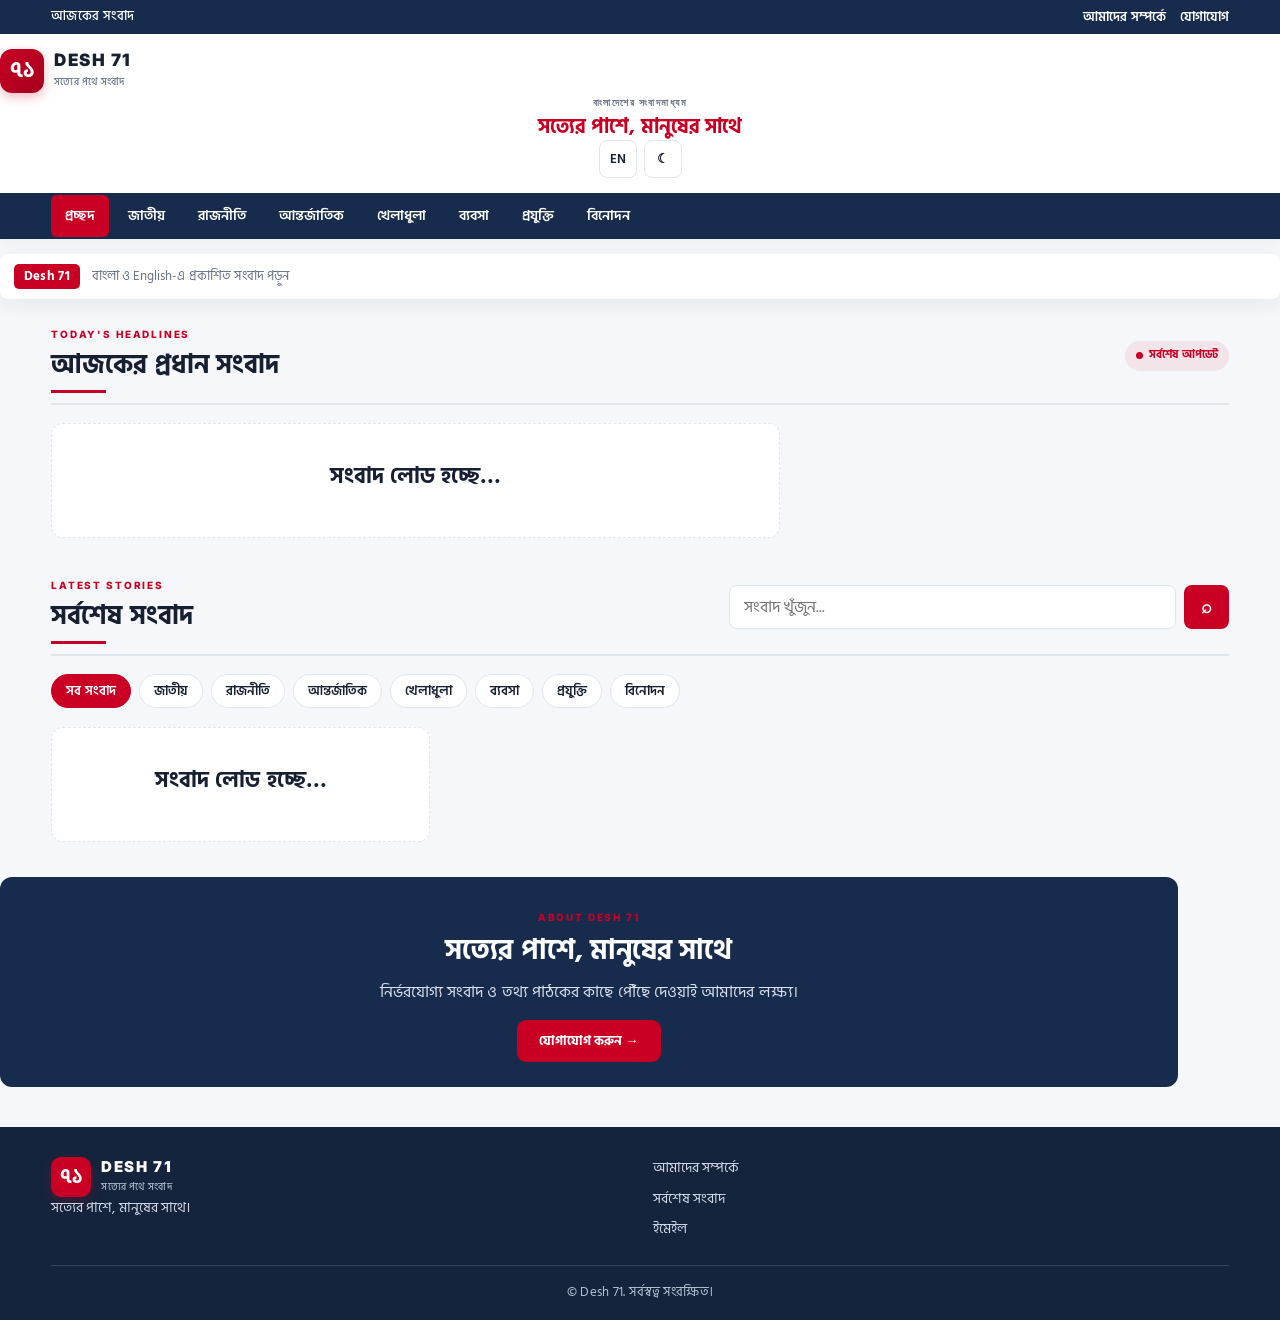
<file: index.html>
<!DOCTYPE html>
<html lang="bn">
<head>
  <meta charset="UTF-8">
  <meta name="viewport" content="width=device-width, initial-scale=1.0, maximum-scale=1.0, minimum-scale=1.0, user-scalable=no, viewport-fit=cover">
  <meta name="theme-color" content="#102c50">

  <title data-i18n="page.title">Desh 71 | সত্যের পথে সংবাদ</title>
  <meta name="description" content="Desh 71 - বাংলাদেশের সর্বশেষ সংবাদ, রাজনীতি, আন্তর্জাতিক, খেলাধুলা, ব্যবসা, প্রযুক্তি ও বিনোদনের নির্ভরযোগ্য বাংলা নিউজ পোর্টাল।">
  <meta name="keywords" content="Desh 71, দেশ ৭১, বাংলাদেশ সংবাদ, বাংলা সংবাদ, সর্বশেষ খবর">
  <meta name="author" content="Desh 71">
  <meta name="robots" content="index, follow, max-image-preview:large, max-snippet:-1">
  <meta name="googlebot" content="index, follow">

  <link rel="canonical" href="https://ahadhossain077.github.io/desh71/">

  <meta property="og:type" content="website">
  <meta property="og:site_name" content="Desh 71">
  <meta property="og:title" content="Desh 71 | বাংলাদেশের সর্বশেষ সংবাদ ও বিশ্ব সংবাদ">
  <meta property="og:description" content="Desh 71 - বাংলাদেশের সর্বশেষ সংবাদ, রাজনীতি, আন্তর্জাতিক, খেলাধুলা ও বিনোদনের নির্ভরযোগ্য উৎস।">
  <meta property="og:url" content="https://ahadhossain077.github.io/desh71/">
  <meta property="og:image" content="https://ahadhossain077.github.io/desh71/assets/img/og-cover.jpg">
  <meta property="og:image:width" content="1200">
  <meta property="og:image:height" content="630">
  <meta property="og:locale" content="bn_BD">
  <meta property="og:locale:alternate" content="en_US">

  <meta name="twitter:card" content="summary_large_image">
  <meta name="twitter:title" content="Desh 71 | বাংলাদেশের সর্বশেষ সংবাদ">
  <meta name="twitter:description" content="Desh 71 - বাংলাদেশের সর্বশেষ সংবাদ।">
  <meta name="twitter:image" content="https://ahadhossain077.github.io/desh71/assets/img/og-cover.jpg">

  <link rel="alternate" hreflang="bn" href="https://ahadhossain077.github.io/desh71/">
  <link rel="alternate" hreflang="en" href="https://ahadhossain077.github.io/desh71/?lang=en">
  <link rel="alternate" hreflang="x-default" href="https://ahadhossain077.github.io/desh71/">

  <link rel="icon" type="image/svg+xml" href="data:image/svg+xml,<svg xmlns='http://www.w3.org/2000/svg' viewBox='0 0 100 100'><rect width='100' height='100' rx='22' fill='%23102c50'/><text x='50' y='72' font-size='60' font-weight='700' text-anchor='middle' fill='white' font-family='sans-serif'>৭১</text></svg>">

  <link rel="preconnect" href="https://fonts.googleapis.com">
  <link rel="preconnect" href="https://fonts.gstatic.com" crossorigin>
  <link href="https://fonts.googleapis.com/css2?family=Hind+Siliguri:wght@400;500;600;700&family=Inter:wght@400;500;600;700;800&display=swap" rel="stylesheet">
  <link rel="stylesheet" href="style.css">

  <script type="application/ld+json">
  {
    "@context": "https://schema.org",
    "@type": "NewsMediaOrganization",
    "name": "Desh 71",
    "alternateName": ["দেশ ৭১"],
    "url": "https://ahadhossain077.github.io/desh71/",
    "logo": "https://ahadhossain077.github.io/desh71/assets/img/logo.png",
    "slogan": "সত্যের পাশে, মানুষের সাথে",
    "email": "info@desh71.com",
    "knowsLanguage": ["bn", "en"]
  }
  </script>
</head>
<body>
<header class="site-header">
  <div class="topbar">
    <div class="container topbar-inner">
      <span id="todayDate">আজকের সংবাদ</span>
      <div class="top-links">
        <a href="#about" data-i18n="topbar.about">আমাদের সম্পর্কে</a>
        <a href="#contact" data-i18n="topbar.contact">যোগাযোগ</a>
      </div>
    </div>
  </div>

  <div class="container brand-row">
    <button class="menu-toggle" id="menuToggle" aria-label="Menu" aria-expanded="false" data-i18n-aria-label="menu.aria">☰</button>

    <a href="index.html" class="brand" aria-label="Desh 71">
      <span class="brand-mark">৭১</span>
      <span>
        <strong data-i18n="brand.name">DESH 71</strong>
        <small data-i18n="brand.tagline">সত্যের পথে সংবাদ</small>
      </span>
    </a>

    <div class="brand-center">
      <span data-i18n="brand-center.category">বাংলাদেশের সংবাদমাধ্যম</span>
      <strong data-i18n="brand-center.slogan">সত্যের পাশে, মানুষের সাথে</strong>
    </div>

    <div class="header-actions">
      <button id="languageToggle" class="header-btn" aria-label="Change language">EN</button>
      <button id="themeToggle" class="header-btn" aria-label="Toggle theme" data-i18n-aria-label="theme.aria">☾</button>
    </div>
  </div>

  <nav class="main-nav" id="mainNav" aria-label="Main navigation">
    <div class="container nav-inner">
      <a href="index.html" class="nav-link active" data-i18n="nav.home">প্রচ্ছদ</a>
      <a href="category.html?slug=national" class="nav-link" data-i18n="nav.national">জাতীয়</a>
      <a href="category.html?slug=politics" class="nav-link" data-i18n="nav.politics">রাজনীতি</a>
      <a href="category.html?slug=international" class="nav-link" data-i18n="nav.international">আন্তর্জাতিক</a>
      <a href="category.html?slug=sports" class="nav-link" data-i18n="nav.sports">খেলাধুলা</a>
      <a href="category.html?slug=business" class="nav-link" data-i18n="nav.business">ব্যবসা</a>
      <a href="category.html?slug=technology" class="nav-link" data-i18n="nav.technology">প্রযুক্তি</a>
      <a href="category.html?slug=entertainment" class="nav-link" data-i18n="nav.entertainment">বিনোদন</a>
    </div>
  </nav>
</header>

<main>
  <section class="breaking container" aria-label="Breaking news">
    <span class="breaking-label">Desh 71</span>
    <div class="breaking-track">
      <span data-i18n="breaking.text">বাংলা ও English-এ প্রকাশিত সংবাদ পড়ুন</span>
    </div>
  </section>

  <section class="container hero-section" aria-labelledby="heroHeading">
    <div class="section-heading">
      <div>
        <span class="eyebrow">TODAY'S HEADLINES</span>
        <h1 id="heroHeading" data-i18n="hero.heading">আজকের প্রধান সংবাদ</h1>
      </div>
      <span class="live-indicator">
        <i></i>
        <span data-i18n="hero.live">সর্বশেষ আপডেট</span>
      </span>
    </div>
    <div class="hero-grid" id="heroNews">
      <div class="empty-state"><h3>সংবাদ লোড হচ্ছে…</h3></div>
    </div>
  </section>

  <section class="container news-section" id="news" aria-labelledby="newsHeading">
    <div class="section-heading">
      <div>
        <span class="eyebrow">LATEST STORIES</span>
        <h2 id="newsHeading" data-i18n="news.heading">সর্বশেষ সংবাদ</h2>
      </div>
      <form class="search-box" id="searchForm" role="search">
        <input
          type="search"
          id="searchInput"
          placeholder="সংবাদ খুঁজুন..."
          aria-label="Search news"
          autocomplete="off"
          data-i18n-placeholder="search.placeholder"
          data-i18n-aria-label="search.aria"
        >
        <button type="submit" id="searchButton" aria-label="Search" data-i18n-aria-label="search.button">⌕</button>
      </form>
    </div>

    <div class="category-filters" id="categoryFilters" aria-label="Category filter">
      <a class="filter-btn selected" href="index.html" data-i18n="filter.all">সব সংবাদ</a>
      <a class="filter-btn" href="category.html?slug=national" data-i18n="nav.national">জাতীয়</a>
      <a class="filter-btn" href="category.html?slug=politics" data-i18n="nav.politics">রাজনীতি</a>
      <a class="filter-btn" href="category.html?slug=international" data-i18n="nav.international">আন্তর্জাতিক</a>
      <a class="filter-btn" href="category.html?slug=sports" data-i18n="nav.sports">খেলাধুলা</a>
      <a class="filter-btn" href="category.html?slug=business" data-i18n="nav.business">ব্যবসা</a>
      <a class="filter-btn" href="category.html?slug=technology" data-i18n="nav.technology">প্রযুক্তি</a>
      <a class="filter-btn" href="category.html?slug=entertainment" data-i18n="nav.entertainment">বিনোদন</a>
    </div>

    <div class="news-grid" id="newsGrid">
      <div class="empty-state"><h3>সংবাদ লোড হচ্ছে…</h3></div>
    </div>
    <p class="result-message" id="resultMessage" aria-live="polite"></p>
  </section>

  <section class="container newsletter" id="about">
    <div>
      <span class="eyebrow">ABOUT DESH 71</span>
      <h2 data-i18n="newsletter.heading">সত্যের পাশে, মানুষের সাথে</h2>
      <p data-i18n="newsletter.text">নির্ভরযোগ্য সংবাদ ও তথ্য পাঠকের কাছে পৌঁছে দেওয়াই আমাদের লক্ষ্য।</p>
    </div>
    <a href="mailto:info@desh71.com" class="newsletter-btn" data-i18n="newsletter.cta">যোগাযোগ করুন →</a>
  </section>
</main>

<footer class="site-footer" id="contact">
  <div class="container footer-content">
    <div>
      <a href="index.html" class="brand footer-brand" aria-label="Desh 71">
        <span class="brand-mark">৭১</span>
        <span>
          <strong data-i18n="brand.name">DESH 71</strong>
          <small data-i18n="brand.tagline">সত্যের পথে সংবাদ</small>
        </span>
      </a>
      <p data-i18n="footer.tagline">সত্যের পাশে, মানুষের সাথে।</p>
    </div>
    <div class="footer-links">
      <a href="#about" data-i18n="footer.about">আমাদের সম্পর্কে</a>
      <a href="#news" data-i18n="footer.latest">সর্বশেষ সংবাদ</a>
      <a href="mailto:info@desh71.com" data-i18n="footer.email">ইমেইল</a>
    </div>
  </div>
  <div class="container copyright">
    © <span id="year"></span> Desh 71. <span data-i18n="footer.copyright">সর্বস্বত্ব সংরক্ষিত।</span>
  </div>
</footer>

<script type="module" src="app.js"></script>
</body>
</html>
</file>
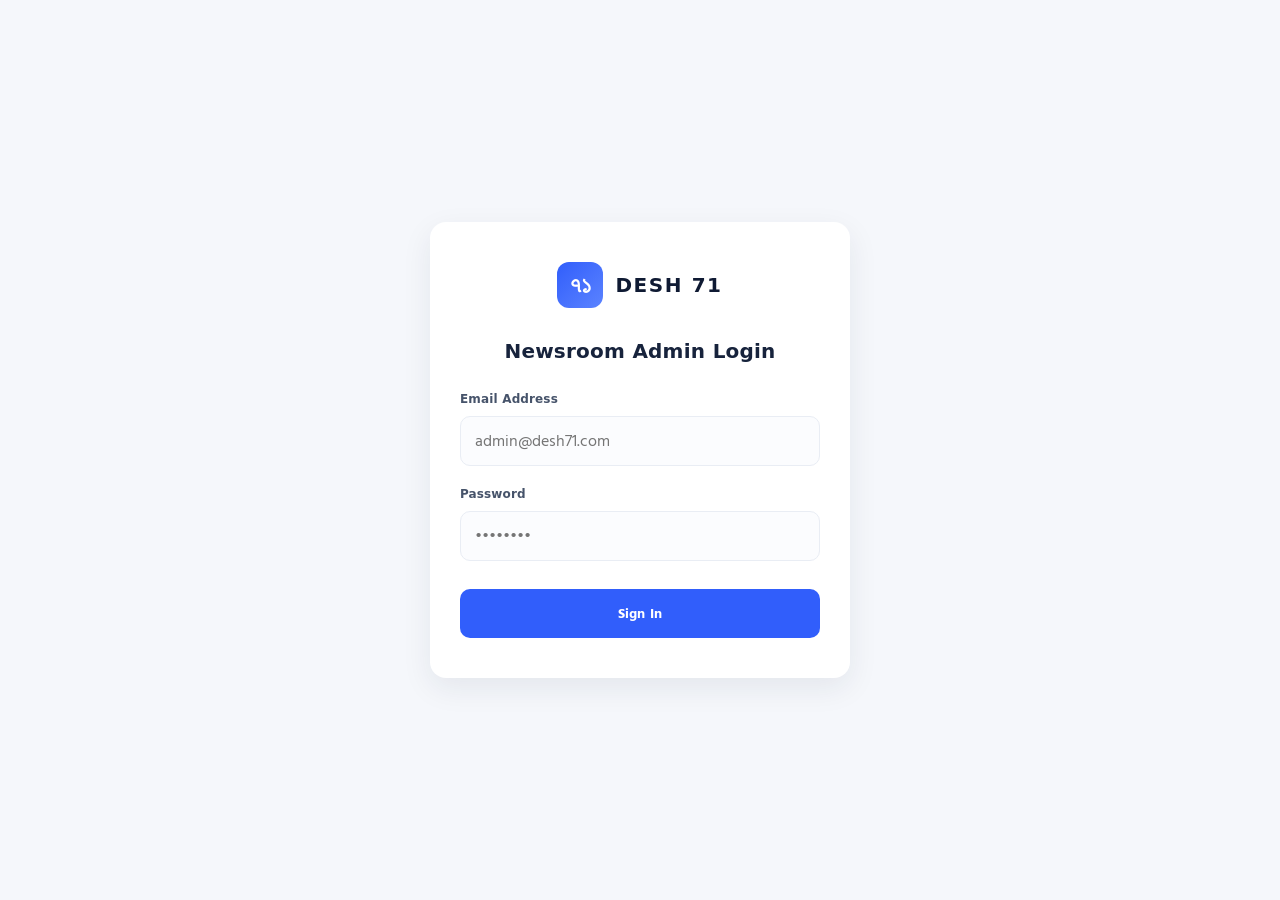
<file: admin/index.html>
<!DOCTYPE html>
<html lang="en">
<head>
  <meta charset="UTF-8">
  <meta name="viewport" content="width=device-width, initial-scale=1.0, maximum-scale=1.0, minimum-scale=1.0, user-scalable=no, viewport-fit=cover">
  <meta name="robots" content="noindex, nofollow">
  <meta name="theme-color" content="#0f1a33">
  <title>Admin Login | Desh 71</title>
  
  <link rel="preconnect" href="https://fonts.googleapis.com">
  <link rel="preconnect" href="https://fonts.gstatic.com" crossorigin>
  <link href="https://fonts.googleapis.com/css2?family=DM+Sans:wght@400;500;600;700;800&family=Hind+Siliguri:wght@400;500;600;700&display=swap" rel="stylesheet">
  
  <link rel="stylesheet" href="../style.css">
  <link rel="stylesheet" href="../assets/css/pages.css">

  <style>
    .admin-login-body {
      display: flex; align-items: center; justify-content: center;
      min-height: 100vh; background: #f5f7fb; margin: 0;
      font-family: "DM Sans", "Hind Siliguri", sans-serif;
    }
    .admin-login-card {
      width: 100%; max-width: 420px; padding: 40px 30px;
      background: #ffffff; border-radius: 16px;
      box-shadow: 0 10px 30px rgba(23, 35, 60, 0.08); margin: 20px;
    }
    .admin-login-brand {
      display: flex; align-items: center; justify-content: center;
      gap: 12px; margin-bottom: 30px; text-decoration: none; color: #0f1a33;
    }
    .admin-login-brand-mark {
      display: grid; place-items: center; width: 46px; height: 46px;
      border-radius: 12px; background: linear-gradient(135deg, #315efb, #5b83ff);
      color: #fff; font-size: 24px; font-weight: 700;
    }
    .admin-login-brand strong { font-size: 20px; letter-spacing: 1.5px; }
    .admin-login-card h1 { text-align: center; font-size: 20px; margin-bottom: 25px; color: #17233c; }
    .admin-login-field { display: grid; gap: 6px; margin-bottom: 18px; }
    .admin-login-field label { font-size: 12px; font-weight: 700; color: #46536a; }
    .admin-login-field input {
      width: 100%; padding: 12px 14px; border: 1px solid #e9edf4;
      border-radius: 10px; background: #fbfcfe; font-size: 16px;
      font-family: inherit; outline: none; transition: .2s; box-sizing: border-box;
    }
    .admin-login-field input:focus {
      border-color: #315efb; background: #fff; box-shadow: 0 0 0 4px rgba(49, 94, 251, 0.1);
    }
    .admin-login-btn {
      width: 100%; padding: 14px; margin-top: 10px; background: #315efb;
      color: #fff; border: 0; border-radius: 10px; font-size: 14px;
      font-weight: 700; cursor: pointer; transition: .2s;
    }
    .admin-login-btn:hover { background: #1f4eed; transform: translateY(-1px); }
    .admin-login-btn:disabled { opacity: 0.6; cursor: not-allowed; transform: none; }
  </style>
</head>
<body class="admin-login-body">

  <div class="admin-login-card">
    <a href="../index.html" class="admin-login-brand">
      <span class="admin-login-brand-mark">৭১</span>
      <strong>DESH 71</strong>
    </a>

    <h1>Newsroom Admin Login</h1>

    <form id="loginForm">
      <div class="admin-login-field">
        <label for="email">Email Address</label>
        <input type="email" id="email" name="email" required placeholder="admin@desh71.com" autocomplete="email">
      </div>

      <div class="admin-login-field">
        <label for="password">Password</label>
        <input type="password" id="password" name="password" required placeholder="••••••••" autocomplete="current-password">
      </div>

      <button type="submit" class="admin-login-btn">Sign In</button>
      
      <p id="formMessage" class="form-message" style="text-align: center; margin-top: 15px;"></p>
    </form>
  </div>

  <script type="module" src="../assets/js/admin.js"></script>
</body>
</html>
</file>
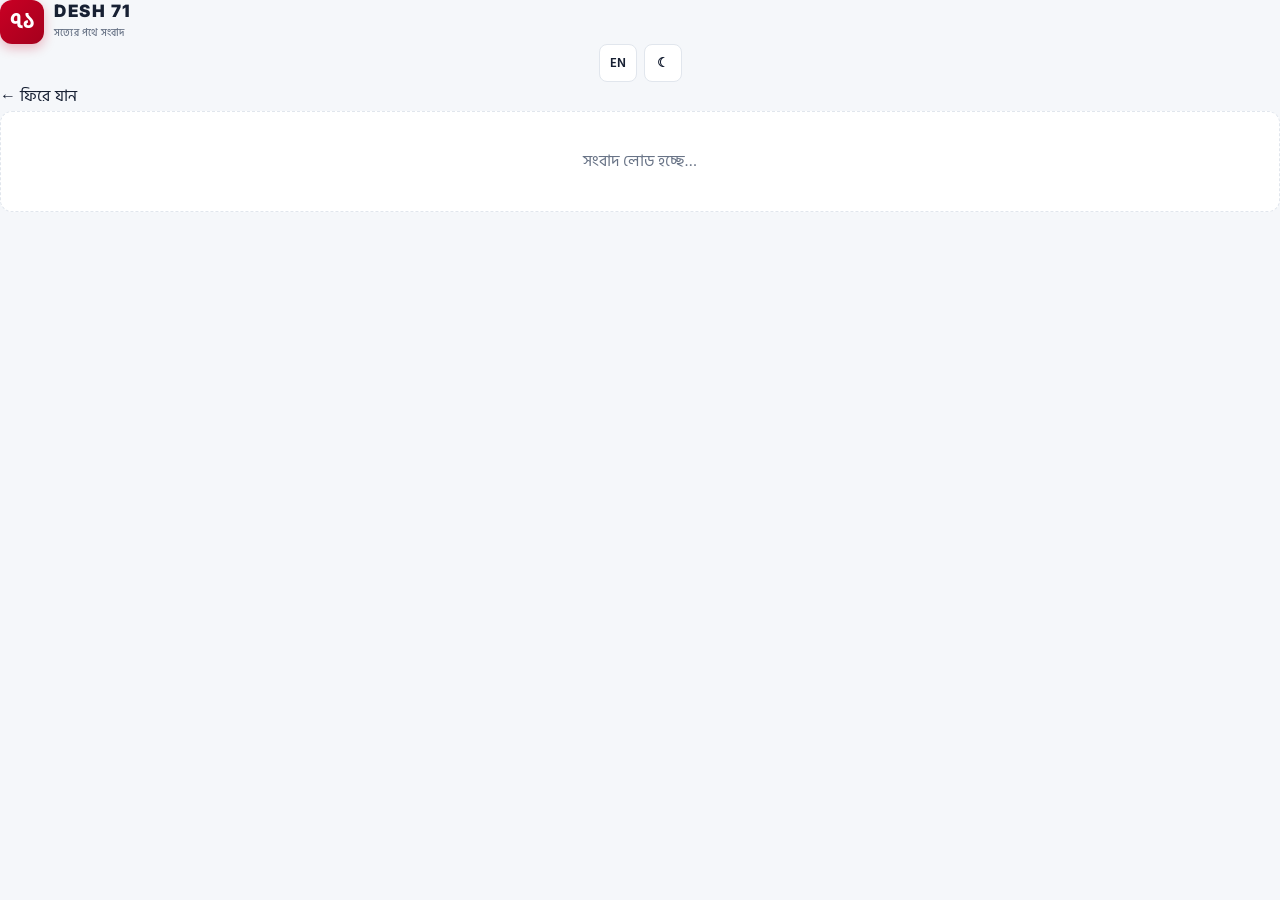
<file: article.html>
<!DOCTYPE html>
<html lang="bn"><head><meta charset="UTF-8"><meta name="viewport" content="width=device-width, initial-scale=1"><meta name="description" content="Read the latest Desh 71 story in Bangla or English"><title>Article | Desh 71</title><link rel="stylesheet" href="style.css"><link rel="stylesheet" href="assets/css/pages.css"><link rel="preconnect" href="https://fonts.googleapis.com"><link href="https://fonts.googleapis.com/css2?family=Hind+Siliguri:wght@400;500;600;700&family=Inter:wght@400;600;700&display=swap" rel="stylesheet"></head><body><header class="page-header"><a class="brand" href="index.html"><span class="brand-mark">৭১</span><span><strong>DESH 71</strong><small>সত্যের পথে সংবাদ</small></span></a><div class="header-actions"><button id="languageToggle" class="header-btn">EN</button><button id="themeToggle" class="header-btn" aria-label="Toggle theme">☾</button></div></header><main class="page-container"><a href="index.html" class="back-link">← <span data-copy="back">ফিরে যান</span></a><article id="articleDetail" class="article-detail" aria-live="polite"><div class="empty-state">সংবাদ লোড হচ্ছে…</div></article></main><script type="module" src="assets/js/article.js"></script></body></html>
</file>
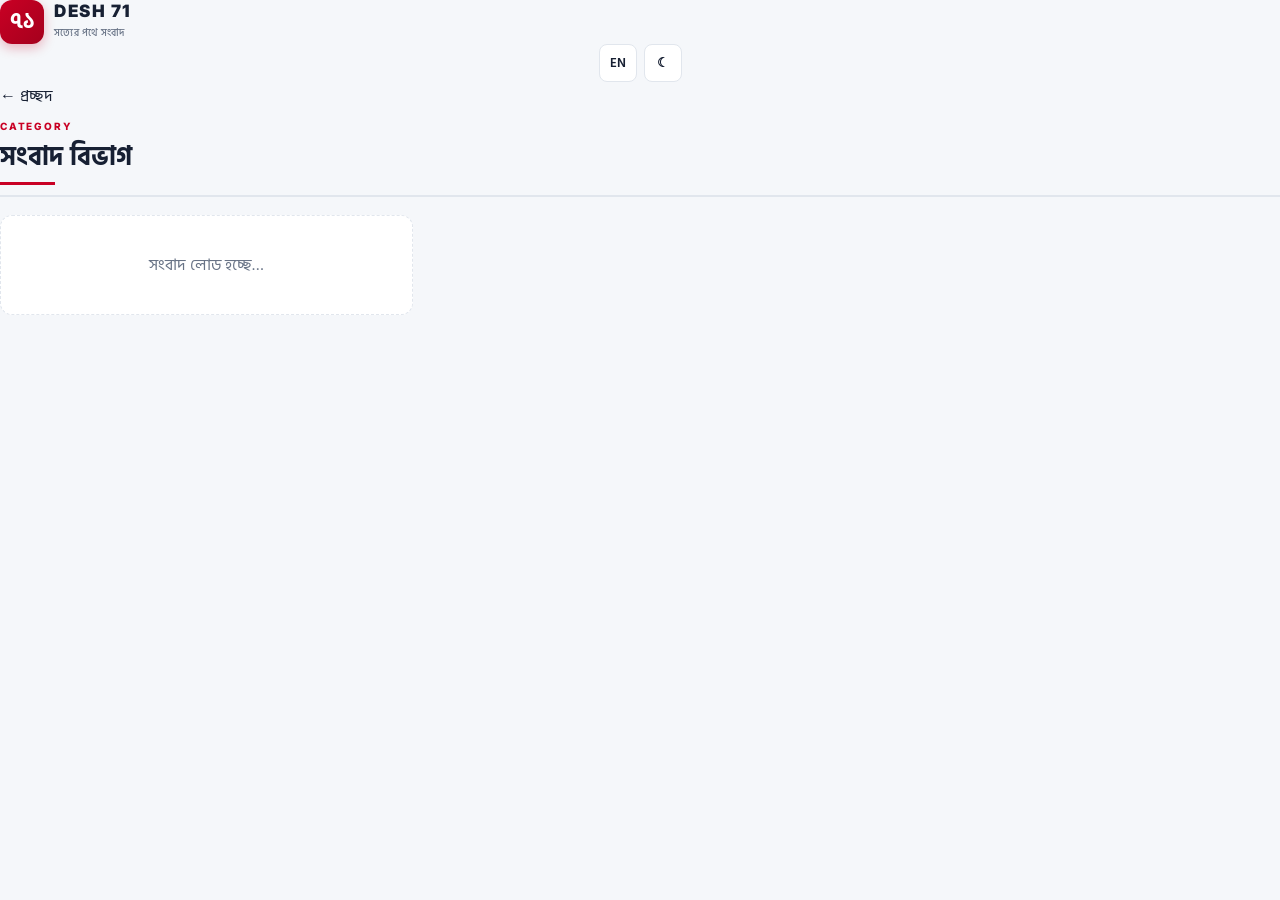
<file: category.html>
<!DOCTYPE html>
<html lang="bn"><head><meta charset="UTF-8"><meta name="viewport" content="width=device-width, initial-scale=1"><title>Category | Desh 71</title><link rel="stylesheet" href="style.css"><link rel="stylesheet" href="assets/css/pages.css"><link href="https://fonts.googleapis.com/css2?family=Hind+Siliguri:wght@400;500;600;700&family=Inter:wght@400;600;700&display=swap" rel="stylesheet"></head><body><header class="page-header"><a class="brand" href="index.html"><span class="brand-mark">৭১</span><span><strong>DESH 71</strong><small>সত্যের পথে সংবাদ</small></span></a><div class="header-actions"><button id="languageToggle" class="header-btn">EN</button><button id="themeToggle" class="header-btn" aria-label="Toggle theme">☾</button></div></header><main class="page-container"><a href="index.html" class="back-link">← প্রচ্ছদ</a><div class="section-heading"><div><span class="eyebrow">CATEGORY</span><h1 id="categoryTitle">সংবাদ বিভাগ</h1></div></div><div class="news-grid" id="categoryGrid"><div class="empty-state">সংবাদ লোড হচ্ছে…</div></div></main><script type="module" src="assets/js/category.js"></script></body></html>
</file>
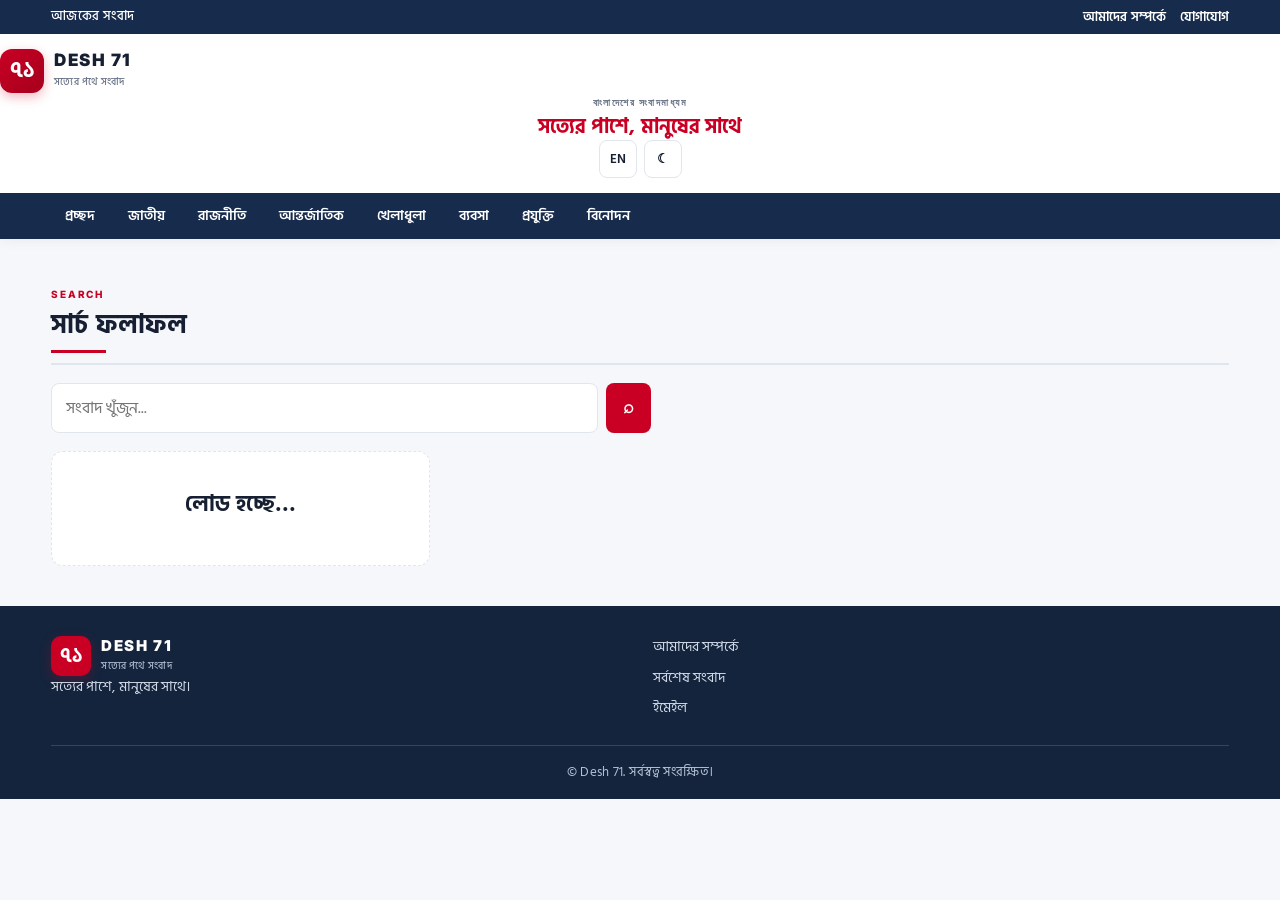
<file: search.html>
<!DOCTYPE html>
<html lang="bn">
<head>
  <meta charset="UTF-8">
  <meta name="viewport" content="width=device-width, initial-scale=1.0, maximum-scale=1.0, minimum-scale=1.0, user-scalable=no, viewport-fit=cover">
  <meta name="theme-color" content="#102c50">
  <title>Search | Desh 71</title>
  <meta name="description" content="Desh 71 - সংবাদ খুঁজুন।">
  <meta name="robots" content="noindex, follow">
  <link rel="icon" type="image/svg+xml" href="data:image/svg+xml,<svg xmlns='http://www.w3.org/2000/svg' viewBox='0 0 100 100'><rect width='100' height='100' rx='22' fill='%23102c50'/><text x='50' y='72' font-size='60' font-weight='700' text-anchor='middle' fill='white' font-family='sans-serif'>৭১</text></svg>">
  <link rel="preconnect" href="https://fonts.googleapis.com">
  <link rel="preconnect" href="https://fonts.gstatic.com" crossorigin>
  <link href="https://fonts.googleapis.com/css2?family=Hind+Siliguri:wght@400;500;600;700&family=Inter:wght@400;500;600;700;800&display=swap" rel="stylesheet">
  <link rel="stylesheet" href="style.css">
</head>
<body>

<header class="site-header">
  <div class="topbar">
    <div class="container topbar-inner">
      <span id="todayDate">আজকের সংবাদ</span>
      <div class="top-links">
        <a href="index.html#about" data-i18n="topbar.about">আমাদের সম্পর্কে</a>
        <a href="index.html#contact" data-i18n="topbar.contact">যোগাযোগ</a>
      </div>
    </div>
  </div>

  <div class="container brand-row">
    <button class="menu-toggle" id="menuToggle" aria-label="Menu" aria-expanded="false" data-i18n-aria-label="menu.aria">☰</button>
    <a href="index.html" class="brand" aria-label="Desh 71">
      <span class="brand-mark">৭১</span>
      <span>
        <strong data-i18n="brand.name">DESH 71</strong>
        <small data-i18n="brand.tagline">সত্যের পথে সংবাদ</small>
      </span>
    </a>
    <div class="brand-center">
      <span data-i18n="brand-center.category">বাংলাদেশের সংবাদমাধ্যম</span>
      <strong data-i18n="brand-center.slogan">সত্যের পাশে, মানুষের সাথে</strong>
    </div>
    <div class="header-actions">
      <button id="languageToggle" class="header-btn" aria-label="Change language">EN</button>
      <button id="themeToggle" class="header-btn" aria-label="Toggle theme" data-i18n-aria-label="theme.aria">☾</button>
    </div>
  </div>

  <nav class="main-nav" id="mainNav" aria-label="Main navigation">
    <div class="container nav-inner">
      <a href="index.html" class="nav-link" data-i18n="nav.home">প্রচ্ছদ</a>
      <a href="category.html?slug=national" class="nav-link" data-i18n="nav.national">জাতীয়</a>
      <a href="category.html?slug=politics" class="nav-link" data-i18n="nav.politics">রাজনীতি</a>
      <a href="category.html?slug=international" class="nav-link" data-i18n="nav.international">আন্তর্জাতিক</a>
      <a href="category.html?slug=sports" class="nav-link" data-i18n="nav.sports">খেলাধুলা</a>
      <a href="category.html?slug=business" class="nav-link" data-i18n="nav.business">ব্যবসা</a>
      <a href="category.html?slug=technology" class="nav-link" data-i18n="nav.technology">প্রযুক্তি</a>
      <a href="category.html?slug=entertainment" class="nav-link" data-i18n="nav.entertainment">বিনোদন</a>
    </div>
  </nav>
</header>

<main>
  <section class="container hero-section" style="padding-top:20px;">
    <div class="section-heading">
      <div>
        <span class="eyebrow">SEARCH</span>
        <h1 data-i18n="search.results">সার্চ ফলাফল</h1>
      </div>
    </div>

    <form class="search-box" id="searchForm" role="search" style="max-width: 600px; margin-bottom: 18px;">
      <input
        type="search"
        id="searchInput"
        placeholder="সংবাদ খুঁজুন..."
        aria-label="Search news"
        autocomplete="off"
        data-i18n-placeholder="search.placeholder"
        data-i18n-aria-label="search.aria"
      >
      <button type="submit" aria-label="Search">⌕</button>
    </form>

    <p id="searchQuery" class="result-message" style="text-align:left; font-weight:600;"></p>

    <div class="news-grid" id="searchGrid">
      <div class="empty-state"><h3>লোড হচ্ছে…</h3></div>
    </div>

    <p class="result-message" id="resultMessage" aria-live="polite"></p>
  </section>
</main>

<footer class="site-footer" id="contact">
  <div class="container footer-content">
    <div>
      <a href="index.html" class="brand footer-brand">
        <span class="brand-mark">৭১</span>
        <span>
          <strong data-i18n="brand.name">DESH 71</strong>
          <small data-i18n="brand.tagline">সত্যের পথে সংবাদ</small>
        </span>
      </a>
      <p data-i18n="footer.tagline">সত্যের পাশে, মানুষের সাথে।</p>
    </div>
    <div class="footer-links">
      <a href="index.html#about" data-i18n="footer.about">আমাদের সম্পর্কে</a>
      <a href="index.html#news" data-i18n="footer.latest">সর্বশেষ সংবাদ</a>
      <a href="mailto:info@desh71.com" data-i18n="footer.email">ইমেইল</a>
    </div>
  </div>
  <div class="container copyright">
    © <span id="year"></span> Desh 71. <span data-i18n="footer.copyright">সর্বস্বত্ব সংরক্ষিত।</span>
  </div>
</footer>

<script type="module">
import {
  listPublishedArticles,
  renderArticleCards,
  escapeHTML,
  initializeSharedUI,
} from "./assets/js/news.js";

import {
  initI18n,
  toggleLang,
  getLang,
  t,
} from "./assets/js/i18n.js";

const form = document.querySelector("#searchForm");
const input = document.querySelector("#searchInput");
const grid = document.querySelector("#searchGrid");
const result = document.querySelector("#resultMessage");
const queryLabel = document.querySelector("#searchQuery");

let allArticles = [];
let currentQuery = "";

function matchesQuery(article, q) {
  if (!q) return false;
  const lower = q.toLocaleLowerCase();
  return [
    article.title_bn,
    article.title_en,
    article.summary_bn,
    article.summary_en,
    article.content_bn,
    article.content_en,
  ].some((v) => (v || "").toLocaleLowerCase().includes(lower));
}

function render() {
  if (!grid) return;

  if (!currentQuery) {
    grid.innerHTML =
      '<div class="empty-state">' +
        "<span>🔍</span>" +
        "<h3>" + escapeHTML(t("search.placeholder")) + "</h3>" +
      "</div>";
    if (queryLabel) queryLabel.textContent = "";
    if (result) result.textContent = "";
    return;
  }

  const matching = allArticles.filter((a) => matchesQuery(a, currentQuery));

  if (queryLabel) {
    const q = escapeHTML(currentQuery);
    const prefix = getLang() === "bn" ? "সার্চ: " : "Search: ";
    queryLabel.innerHTML = '<span style="color:var(--text-muted);">' + prefix + "</span>" +
      '<span style="color:var(--primary);">“' + q + '”</span>';
  }

  if (!matching.length) {
    grid.innerHTML =
      '<div class="empty-state">' +
        "<span>🔍</span>" +
        "<h3>" + escapeHTML(t("search.noResults")) + "</h3>" +
        "<p>&quot;" + escapeHTML(currentQuery) + "&quot;</p>" +
      "</div>";
    if (result) result.textContent = "";
    return;
  }

  grid.innerHTML = renderArticleCards(matching, getLang());

  if (result) {
    result.textContent = matching.length + " " + t("article.count");
  }
}

async function load() {
  currentQuery =
    new URLSearchParams(location.search).get("q")?.trim() || "";

  if (input) input.value = currentQuery;

  try {
    allArticles = await listPublishedArticles();
    render();
  } catch (err) {
    console.error(err);
    grid.innerHTML =
      '<div class="empty-state">' +
        "<h3>" + escapeHTML(t("article.loadError")) + "</h3>" +
        "<p>" + escapeHTML(t("article.loadErrorSub")) + "</p>" +
      "</div>";
  }
}

function initialize() {
  initI18n();

  try {
    if (typeof initializeSharedUI === "function") initializeSharedUI();
  } catch (e) {
    console.warn("[search] shared UI error:", e);
  }

  document.querySelector("#languageToggle")?.addEventListener("click", () => {
    toggleLang();
    render();
  });

  form?.addEventListener("submit", (event) => {
    event.preventDefault();
    const q = input?.value.trim() || "";
    if (!q) {
      input?.focus();
      return;
    }
    const url = new URL(location.href);
    url.searchParams.set("q", q);
    history.pushState({}, "", url);
    currentQuery = q;
    render();
  });

  load();
}

if (document.readyState === "loading") {
  document.addEventListener("DOMContentLoaded", initialize);
} else {
  initialize();
}
</script>
</body>
</html>
</file>
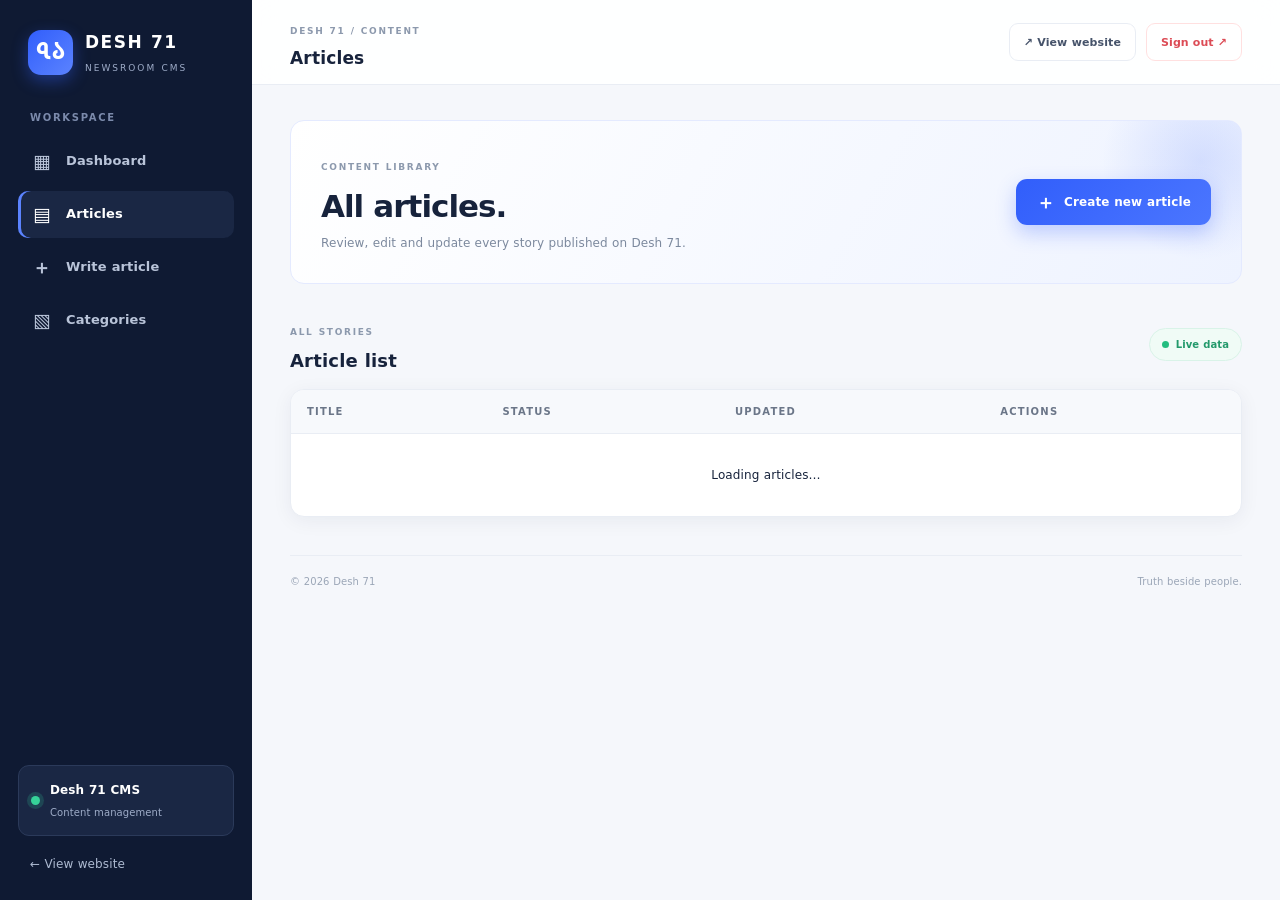
<file: admin/articles.html>
<!DOCTYPE html>
<html lang="en">
<head>
  <meta charset="UTF-8">
  <meta name="viewport" content="width=device-width, initial-scale=1.0, maximum-scale=1.0, minimum-scale=1.0, user-scalable=no, viewport-fit=cover">
  <meta name="robots" content="noindex, nofollow">
  <meta name="theme-color" content="#0f1a33">
  <title>Articles | Desh 71 Admin</title>
  <link rel="preconnect" href="https://fonts.googleapis.com">
  <link rel="preconnect" href="https://fonts.gstatic.com" crossorigin>
  <link href="https://fonts.googleapis.com/css2?family=DM+Sans:wght@400;500;600;700;800&family=Hind+Siliguri:wght@400;500;600;700&display=swap" rel="stylesheet">
  <link rel="stylesheet" href="../style.css">
  <link rel="stylesheet" href="../assets/css/pages.css">
</head>
<body class="admin-body newsroom-admin">

  <aside class="admin-sidebar">
    <a class="admin-brand" href="../index.html"><span class="admin-brand-mark">৭১</span><span class="admin-brand-copy"><strong>DESH 71</strong><small>NEWSROOM CMS</small></span></a>
    <div class="admin-side-label">WORKSPACE</div>
    <nav class="admin-side-nav" aria-label="Admin navigation">
      <a class="admin-side-link" href="dashboard.html"><span class="admin-side-icon">▦</span><span>Dashboard</span></a>
      <a class="admin-side-link active" href="articles.html" aria-current="page"><span class="admin-side-icon">▤</span><span>Articles</span></a>
      <a class="admin-side-link" href="editor.html"><span class="admin-side-icon">＋</span><span>Write article</span></a>
      <a class="admin-side-link" href="categories.html"><span class="admin-side-icon">▧</span><span>Categories</span></a>
    </nav>
    <div class="admin-sidebar-bottom">
      <div class="admin-sidebar-note"><span class="admin-note-dot"></span><div><strong>Desh 71 CMS</strong><small>Content management</small></div></div>
      <a class="admin-back-link" href="../index.html">← View website</a>
    </div>
  </aside>

  <div class="admin-main-area">
    <header class="admin-main-header">
      <div><span class="admin-header-eyebrow">DESH 71 / CONTENT</span><h2>Articles</h2></div>
      <div class="admin-header-actions">
        <a class="admin-view-site" href="../index.html" target="_blank" rel="noopener">↗ View website</a>
        <button id="signOut" class="admin-signout" type="button">Sign out ↗</button>
      </div>
    </header>

    <main class="admin-dashboard-content">
      <section class="admin-welcome">
        <div class="admin-welcome-copy">
          <span class="admin-welcome-kicker">CONTENT LIBRARY</span>
          <h1>All articles.</h1>
          <p>Review, edit and update every story published on Desh 71.</p>
        </div>
        <a class="admin-create-button" href="editor.html"><span>＋</span> Create new article</a>
      </section>

      <p id="adminMessage" class="form-message admin-dashboard-message" role="status"></p>

      <section class="admin-overview-section">
        <div class="admin-section-heading">
          <div><span class="admin-section-kicker">ALL STORIES</span><h2>Article list</h2></div>
          <span class="admin-live-label"><i></i> Live data</span>
        </div>
        <div class="admin-articles-table-wrap">
          <table class="admin-articles-table">
            <thead><tr><th>Title</th><th>Status</th><th>Updated</th><th>Actions</th></tr></thead>
            <tbody id="articlesList">
              <tr><td colspan="4" class="admin-table-loading">Loading articles…</td></tr>
            </tbody>
          </table>
        </div>
      </section>

      <footer class="admin-dashboard-footer"><span>© <span id="adminYear"></span> Desh 71</span><span>Truth beside people.</span></footer>
    </main>
  </div>

  <nav class="admin-mobile-nav" aria-label="Mobile admin navigation">
    <a href="dashboard.html"><span>▦</span><small>Home</small></a>
    <a class="active" href="articles.html" aria-current="page"><span>▤</span><small>Articles</small></a>
    <a href="editor.html"><span>＋</span><small>Write</small></a>
    <a href="categories.html"><span>▧</span><small>Categories</small></a>
  </nav>

  <script>var y=document.getElementById("adminYear");if(y)y.textContent=new Date().getFullYear();</script>
  <script type="module" src="../assets/js/admin.js"></script>
</body>
</html>
</file>
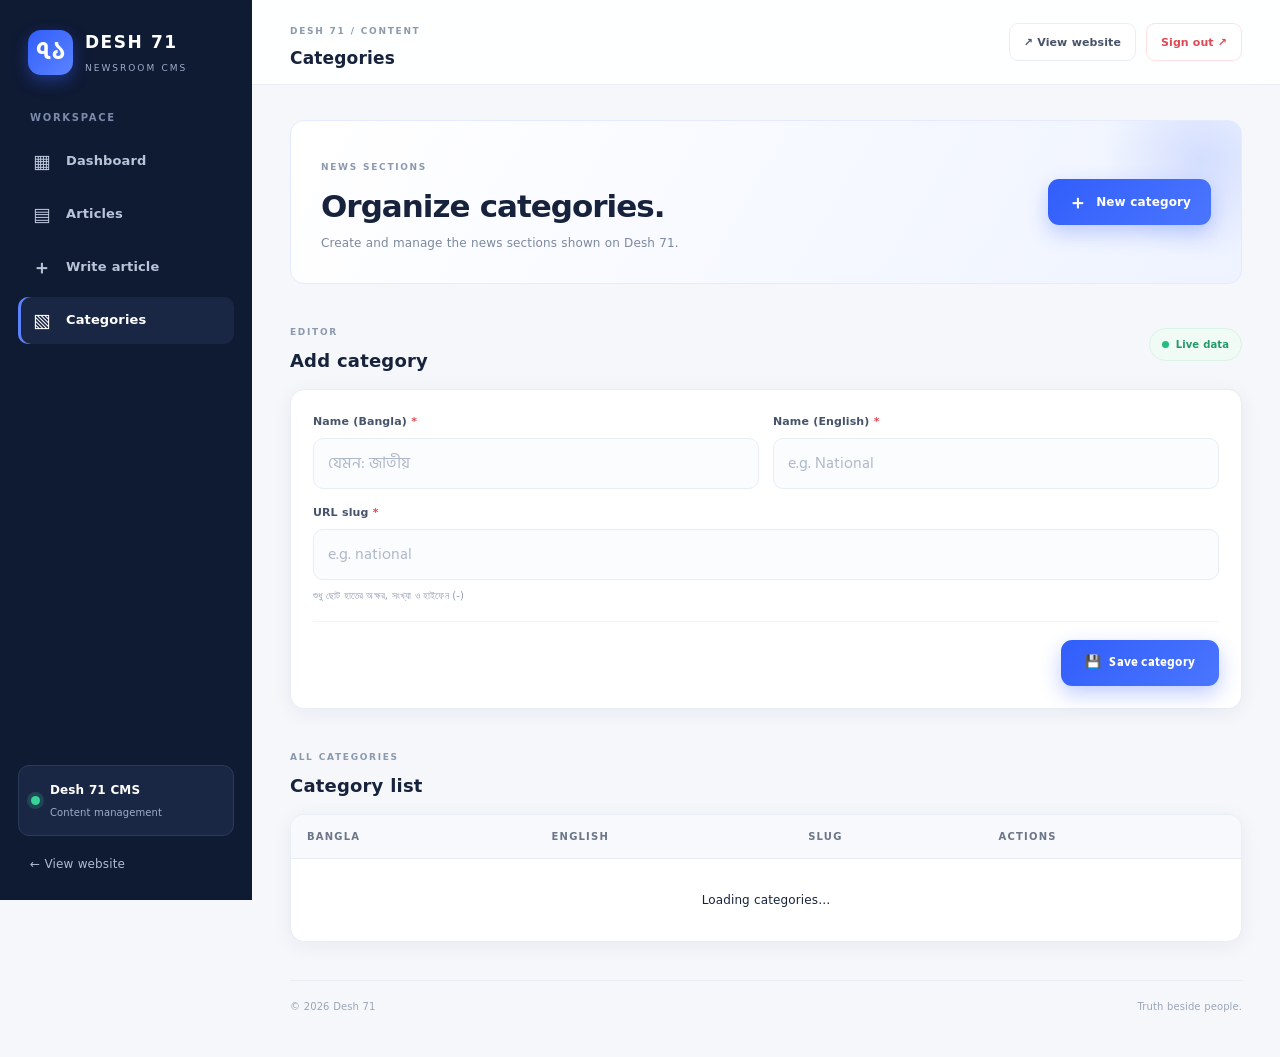
<file: admin/categories.html>
<!DOCTYPE html>
<html lang="en">
<head>
  <meta charset="UTF-8">
  <meta name="viewport" content="width=device-width, initial-scale=1.0, maximum-scale=1.0, minimum-scale=1.0, user-scalable=no, viewport-fit=cover">
  <meta name="robots" content="noindex, nofollow">
  <meta name="theme-color" content="#0f1a33">
  <title>Categories | Desh 71 Admin</title>
  <link rel="preconnect" href="https://fonts.googleapis.com">
  <link rel="preconnect" href="https://fonts.gstatic.com" crossorigin>
  <link href="https://fonts.googleapis.com/css2?family=DM+Sans:wght@400;500;600;700;800&family=Hind+Siliguri:wght@400;500;600;700&display=swap" rel="stylesheet">
  <link rel="stylesheet" href="../style.css">
  <link rel="stylesheet" href="../assets/css/pages.css">
</head>
<body class="admin-body newsroom-admin">

  <aside class="admin-sidebar">
    <a class="admin-brand" href="../index.html"><span class="admin-brand-mark">৭১</span><span class="admin-brand-copy"><strong>DESH 71</strong><small>NEWSROOM CMS</small></span></a>
    <div class="admin-side-label">WORKSPACE</div>
    <nav class="admin-side-nav" aria-label="Admin navigation">
      <a class="admin-side-link" href="dashboard.html"><span class="admin-side-icon">▦</span><span>Dashboard</span></a>
      <a class="admin-side-link" href="articles.html"><span class="admin-side-icon">▤</span><span>Articles</span></a>
      <a class="admin-side-link" href="editor.html"><span class="admin-side-icon">＋</span><span>Write article</span></a>
      <a class="admin-side-link active" href="categories.html" aria-current="page"><span class="admin-side-icon">▧</span><span>Categories</span></a>
    </nav>
    <div class="admin-sidebar-bottom">
      <div class="admin-sidebar-note"><span class="admin-note-dot"></span><div><strong>Desh 71 CMS</strong><small>Content management</small></div></div>
      <a class="admin-back-link" href="../index.html">← View website</a>
    </div>
  </aside>

  <div class="admin-main-area">
    <header class="admin-main-header">
      <div><span class="admin-header-eyebrow">DESH 71 / CONTENT</span><h2>Categories</h2></div>
      <div class="admin-header-actions">
        <a class="admin-view-site" href="../index.html" target="_blank" rel="noopener">↗ View website</a>
        <button id="signOut" class="admin-signout" type="button">Sign out ↗</button>
      </div>
    </header>

    <main class="admin-dashboard-content">
      <section class="admin-welcome">
        <div class="admin-welcome-copy">
          <span class="admin-welcome-kicker">NEWS SECTIONS</span>
          <h1>Organize categories.</h1>
          <p>Create and manage the news sections shown on Desh 71.</p>
        </div>
        <a class="admin-create-button" href="#categoryForm"><span>＋</span> New category</a>
      </section>

      <section class="admin-overview-section">
        <div class="admin-section-heading">
          <div><span class="admin-section-kicker">EDITOR</span><h2 id="categoryFormHeading">Add category</h2></div>
          <span class="admin-live-label"><i></i> Live data</span>
        </div>

        <form id="categoryForm" class="admin-form-section" novalidate>
          <input type="hidden" name="id">
          <div class="admin-form-grid">
            <label class="admin-field"><span class="admin-field-label">Name (Bangla) <em>*</em></span><input name="name_bn" type="text" required maxlength="100" placeholder="যেমন: জাতীয়"></label>
            <label class="admin-field"><span class="admin-field-label">Name (English) <em>*</em></span><input name="name_en" type="text" required maxlength="100" placeholder="e.g. National"></label>
            <label class="admin-field admin-field-full"><span class="admin-field-label">URL slug <em>*</em></span><input name="slug" type="text" required pattern="[a-z0-9]+(?:-[a-z0-9]+)*" maxlength="100" placeholder="e.g. national" autocomplete="off" spellcheck="false"><small class="admin-field-hint">শুধু ছোট হাতের অক্ষর, সংখ্যা ও হাইফেন (-)</small></label>
          </div>
          <div class="admin-form-actions">
            <p id="formMessage" class="admin-form-message" role="status"></p>
            <div class="admin-form-buttons">
              <button id="cancelCategoryEdit" type="button" class="admin-ghost-btn" hidden>Cancel edit</button>
              <button class="admin-primary-btn" type="submit"><span>💾</span> Save category</button>
            </div>
          </div>
        </form>
      </section>

      <section class="admin-overview-section">
        <div class="admin-section-heading"><div><span class="admin-section-kicker">ALL CATEGORIES</span><h2>Category list</h2></div></div>
        <div class="admin-articles-table-wrap">
          <table class="admin-articles-table">
            <thead><tr><th>Bangla</th><th>English</th><th>Slug</th><th>Actions</th></tr></thead>
            <tbody id="categoryRows">
              <tr><td colspan="4" class="admin-table-loading">Loading categories…</td></tr>
            </tbody>
          </table>
        </div>
      </section>

      <footer class="admin-dashboard-footer"><span>© <span id="adminYear"></span> Desh 71</span><span>Truth beside people.</span></footer>
    </main>
  </div>

  <nav class="admin-mobile-nav" aria-label="Mobile admin navigation">
    <a href="dashboard.html"><span>▦</span><small>Home</small></a>
    <a href="articles.html"><span>▤</span><small>Articles</small></a>
    <a href="editor.html"><span>＋</span><small>Write</small></a>
    <a class="active" href="categories.html" aria-current="page"><span>▧</span><small>Categories</small></a>
  </nav>

  <script>var y=document.getElementById("adminYear");if(y)y.textContent=new Date().getFullYear();</script>
  <script type="module" src="../assets/js/admin.js"></script>
</body>
</html>
</file>
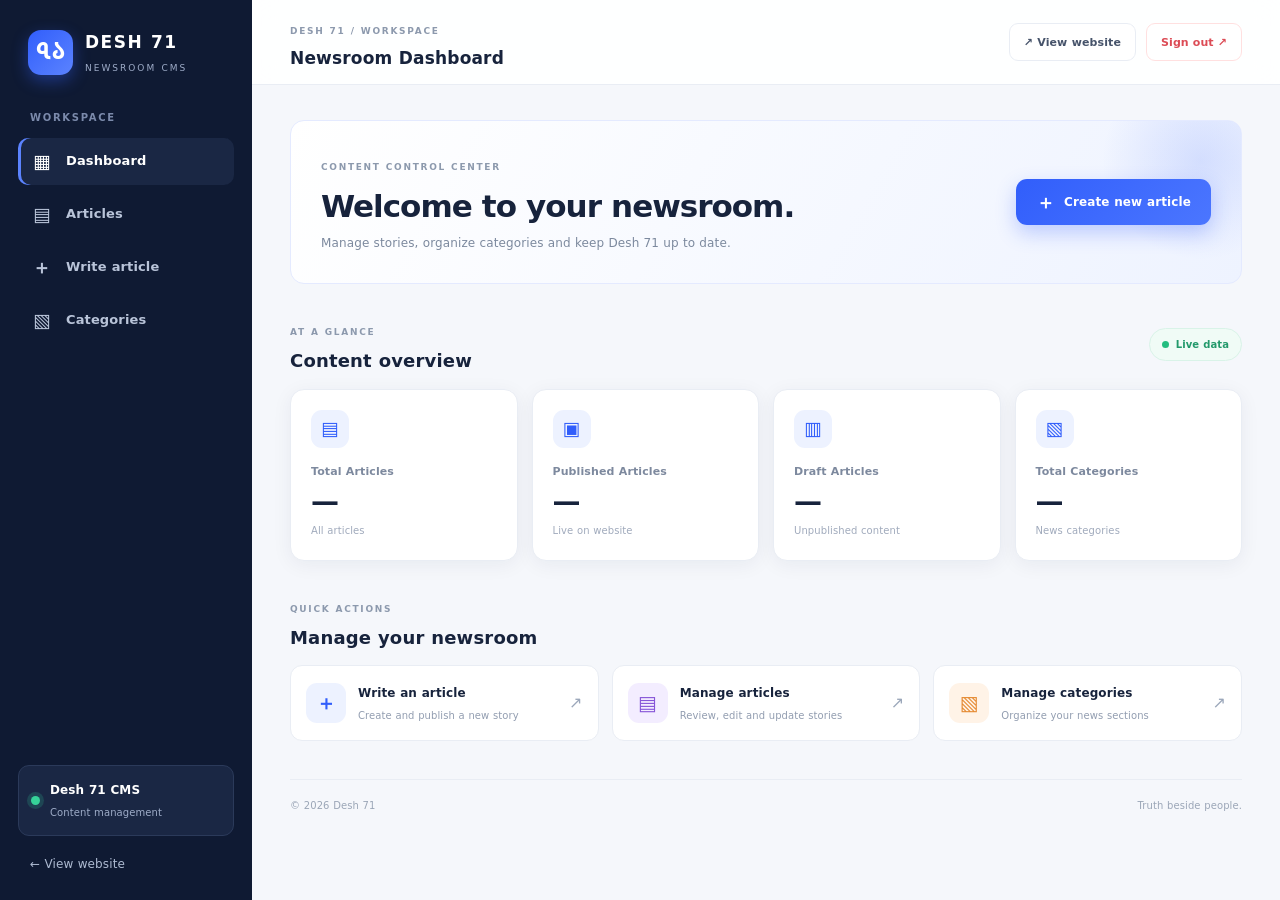
<file: admin/dashboard.html>
<!DOCTYPE html>
<html lang="en">
<head>
  <meta charset="UTF-8">
  <meta name="viewport" content="width=device-width, initial-scale=1.0, maximum-scale=1.0, minimum-scale=1.0, user-scalable=no, viewport-fit=cover">
  <meta name="robots" content="noindex, nofollow">
  <meta name="theme-color" content="#0f1a33">
  <title>Dashboard | Desh 71 Admin</title>
  <link rel="preconnect" href="https://fonts.googleapis.com">
  <link rel="preconnect" href="https://fonts.gstatic.com" crossorigin>
  <link href="https://fonts.googleapis.com/css2?family=DM+Sans:wght@400;500;600;700;800&family=Hind+Siliguri:wght@400;500;600;700&display=swap" rel="stylesheet">
  <link rel="stylesheet" href="../style.css">
  <link rel="stylesheet" href="../assets/css/pages.css">
</head>
<body class="admin-body newsroom-admin">

  <aside class="admin-sidebar">
    <a class="admin-brand" href="../index.html">
      <span class="admin-brand-mark">৭১</span>
      <span class="admin-brand-copy">
        <strong>DESH 71</strong>
        <small>NEWSROOM CMS</small>
      </span>
    </a>
    <div class="admin-side-label">WORKSPACE</div>
    <nav class="admin-side-nav" aria-label="Admin navigation">
      <a class="admin-side-link active" href="dashboard.html" aria-current="page"><span class="admin-side-icon">▦</span><span>Dashboard</span></a>
      <a class="admin-side-link" href="articles.html"><span class="admin-side-icon">▤</span><span>Articles</span></a>
      <a class="admin-side-link" href="editor.html"><span class="admin-side-icon">＋</span><span>Write article</span></a>
      <a class="admin-side-link" href="categories.html"><span class="admin-side-icon">▧</span><span>Categories</span></a>
    </nav>
    <div class="admin-sidebar-bottom">
      <div class="admin-sidebar-note">
        <span class="admin-note-dot"></span>
        <div><strong>Desh 71 CMS</strong><small>Content management</small></div>
      </div>
      <a class="admin-back-link" href="../index.html">← View website</a>
    </div>
  </aside>

  <div class="admin-main-area">
    <header class="admin-main-header">
      <div><span class="admin-header-eyebrow">DESH 71 / WORKSPACE</span><h2>Newsroom Dashboard</h2></div>
      <div class="admin-header-actions">
        <a class="admin-view-site" href="../index.html" target="_blank" rel="noopener">↗ View website</a>
        <button id="signOut" class="admin-signout" type="button">Sign out ↗</button>
      </div>
    </header>

    <main class="admin-dashboard-content">
      <section class="admin-welcome">
        <div class="admin-welcome-copy">
          <span class="admin-welcome-kicker">CONTENT CONTROL CENTER</span>
          <h1>Welcome to your newsroom.</h1>
          <p>Manage stories, organize categories and keep Desh 71 up to date.</p>
        </div>
        <a class="admin-create-button" href="editor.html"><span>＋</span> Create new article</a>
      </section>

      <section class="admin-overview-section">
        <div class="admin-section-heading">
          <div><span class="admin-section-kicker">AT A GLANCE</span><h2>Content overview</h2></div>
          <span class="admin-live-label"><i></i> Live data</span>
        </div>
        <div id="dashboardStats" class="admin-stats newsroom-stats" aria-live="polite">
          <div class="admin-stat-card"><span class="admin-stat-icon">▤</span><span class="admin-stat-label">Total Articles</span><strong id="totalArticles">—</strong><small>All articles</small></div>
          <div class="admin-stat-card"><span class="admin-stat-icon">▣</span><span class="admin-stat-label">Published Articles</span><strong id="publishedArticles">—</strong><small>Live on website</small></div>
          <div class="admin-stat-card"><span class="admin-stat-icon">▥</span><span class="admin-stat-label">Draft Articles</span><strong id="draftArticles">—</strong><small>Unpublished content</small></div>
          <div class="admin-stat-card"><span class="admin-stat-icon">▧</span><span class="admin-stat-label">Total Categories</span><strong id="totalCategories">—</strong><small>News categories</small></div>
        </div>
        <p id="dashboardError" class="form-message" role="status"></p>
      </section>

      <section class="admin-quick-section">
        <div class="admin-section-heading"><div><span class="admin-section-kicker">QUICK ACTIONS</span><h2>Manage your newsroom</h2></div></div>
        <div class="admin-quick-grid">
          <a href="editor.html" class="admin-quick-card"><span class="admin-quick-icon blue">＋</span><span class="admin-quick-copy"><strong>Write an article</strong><small>Create and publish a new story</small></span><span class="admin-quick-arrow">↗</span></a>
          <a href="articles.html" class="admin-quick-card"><span class="admin-quick-icon purple">▤</span><span class="admin-quick-copy"><strong>Manage articles</strong><small>Review, edit and update stories</small></span><span class="admin-quick-arrow">↗</span></a>
          <a href="categories.html" class="admin-quick-card"><span class="admin-quick-icon orange">▧</span><span class="admin-quick-copy"><strong>Manage categories</strong><small>Organize your news sections</small></span><span class="admin-quick-arrow">↗</span></a>
        </div>
      </section>

      <p id="adminMessage" class="form-message admin-dashboard-message" role="status"></p>
      <footer class="admin-dashboard-footer">
        <span>© <span id="adminYear"></span> Desh 71</span><span>Truth beside people.</span>
      </footer>
    </main>
  </div>

  <nav class="admin-mobile-nav" aria-label="Mobile admin navigation">
    <a class="active" href="dashboard.html" aria-current="page"><span>▦</span><small>Home</small></a>
    <a href="articles.html"><span>▤</span><small>Articles</small></a>
    <a href="editor.html"><span>＋</span><small>Write</small></a>
    <a href="categories.html"><span>▧</span><small>Categories</small></a>
  </nav>

  <script>document.getElementById("adminYear").textContent = new Date().getFullYear();</script>
  <script type="module" src="../assets/js/admin.js"></script>
</body>
</html>
</file>
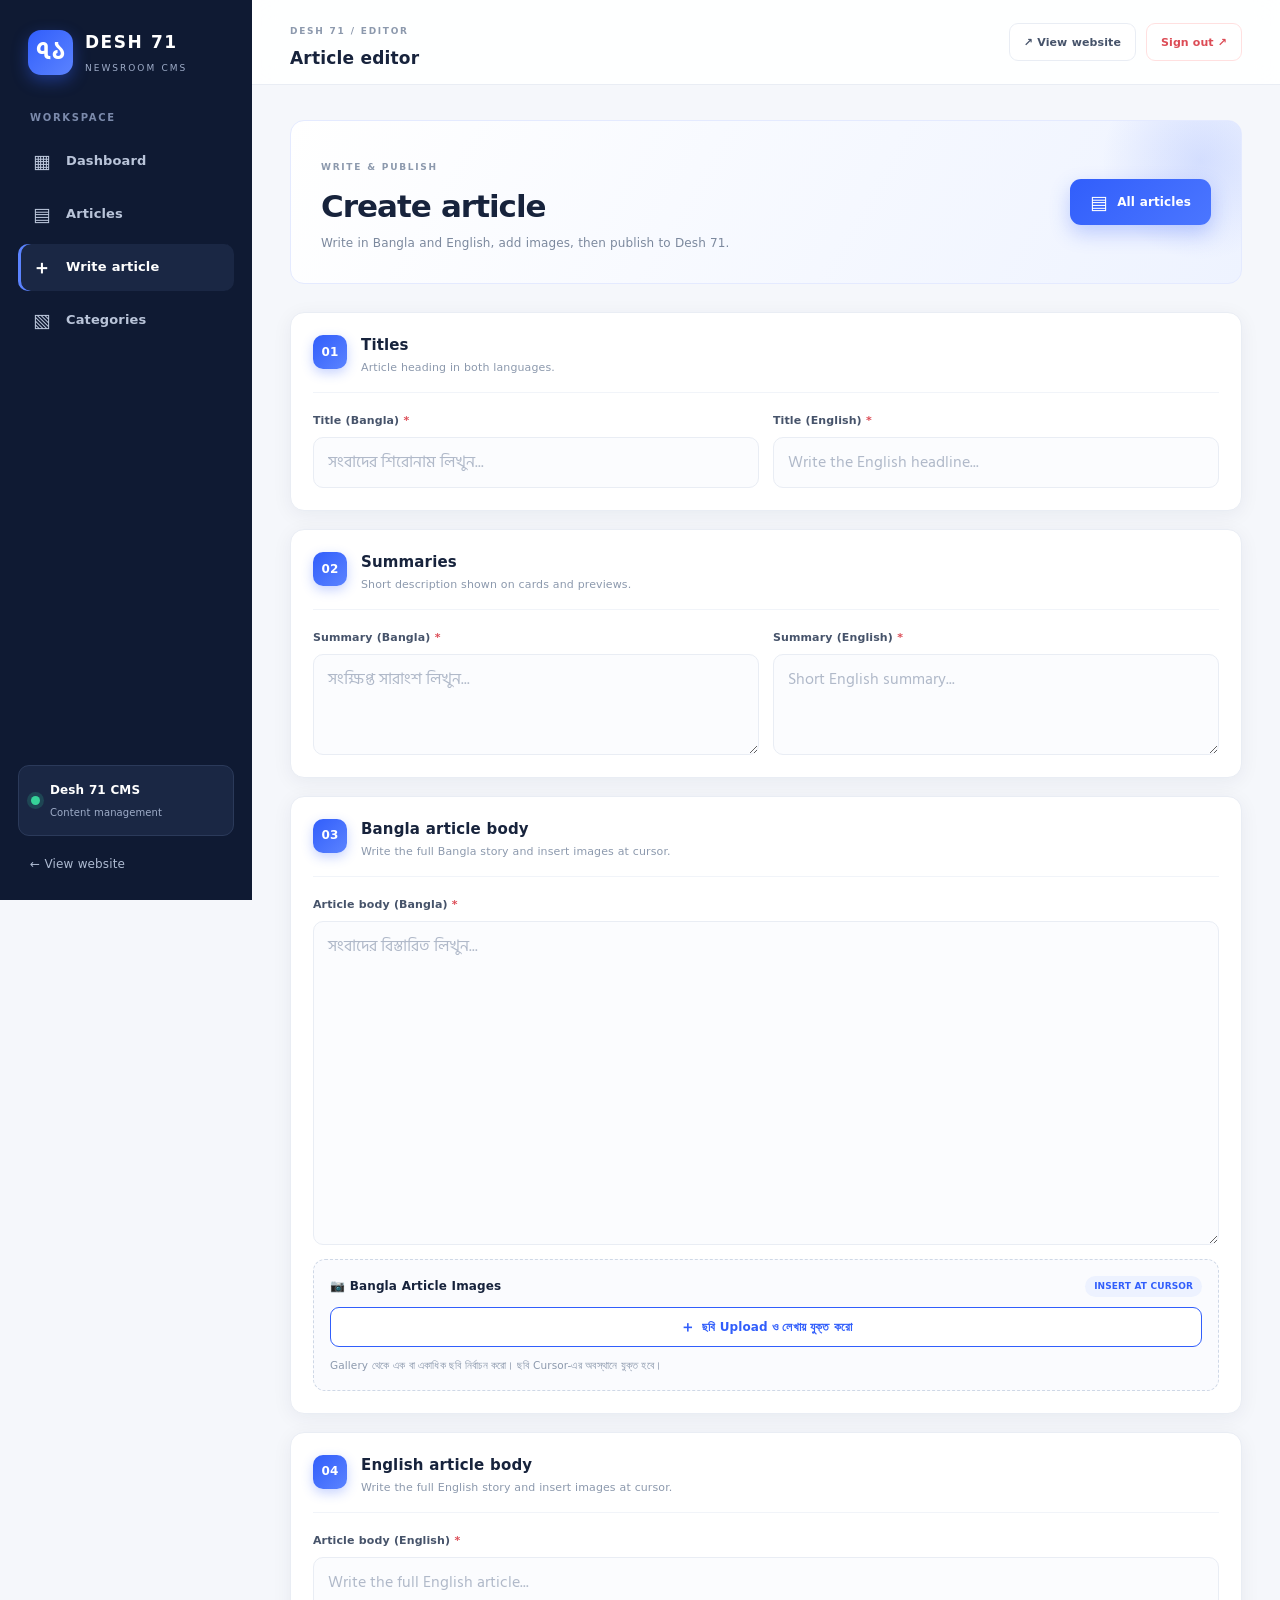
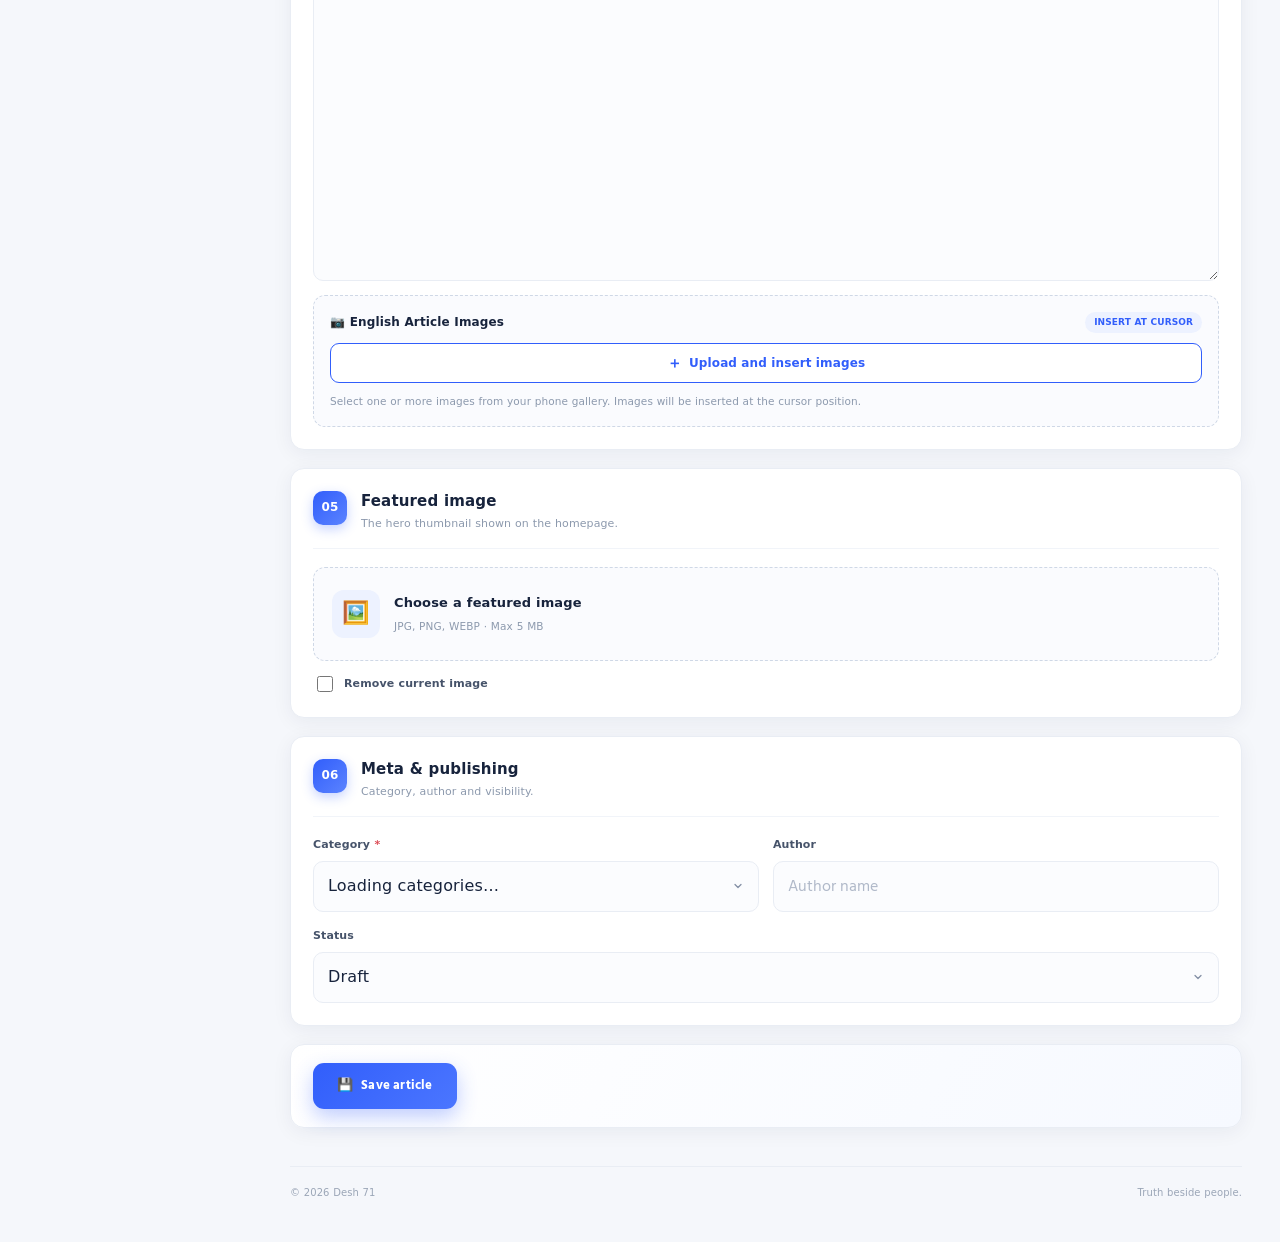
<file: admin/editor.html>
<!DOCTYPE html>
<html lang="en">
<head>
  <meta charset="UTF-8">
  <meta name="viewport" content="width=device-width, initial-scale=1.0, maximum-scale=1.0, minimum-scale=1.0, user-scalable=no, viewport-fit=cover">
  <meta name="robots" content="noindex, nofollow">
  <meta name="theme-color" content="#0f1a33">
  <title>Article editor | Desh 71 Admin</title>
  <link rel="preconnect" href="https://fonts.googleapis.com">
  <link rel="preconnect" href="https://fonts.gstatic.com" crossorigin>
  <link href="https://fonts.googleapis.com/css2?family=DM+Sans:wght@400;500;600;700;800&family=Hind+Siliguri:wght@400;500;600;700&display=swap" rel="stylesheet">
  <link rel="stylesheet" href="../style.css">
  <link rel="stylesheet" href="../assets/css/pages.css">
</head>
<body class="admin-body newsroom-admin">

  <aside class="admin-sidebar">
    <a class="admin-brand" href="../index.html"><span class="admin-brand-mark">৭১</span><span class="admin-brand-copy"><strong>DESH 71</strong><small>NEWSROOM CMS</small></span></a>
    <div class="admin-side-label">WORKSPACE</div>
    <nav class="admin-side-nav" aria-label="Admin navigation">
      <a class="admin-side-link" href="dashboard.html"><span class="admin-side-icon">▦</span><span>Dashboard</span></a>
      <a class="admin-side-link" href="articles.html"><span class="admin-side-icon">▤</span><span>Articles</span></a>
      <a class="admin-side-link active" href="editor.html" aria-current="page"><span class="admin-side-icon">＋</span><span>Write article</span></a>
      <a class="admin-side-link" href="categories.html"><span class="admin-side-icon">▧</span><span>Categories</span></a>
    </nav>
    <div class="admin-sidebar-bottom">
      <div class="admin-sidebar-note"><span class="admin-note-dot"></span><div><strong>Desh 71 CMS</strong><small>Content management</small></div></div>
      <a class="admin-back-link" href="../index.html">← View website</a>
    </div>
  </aside>

  <div class="admin-main-area">
    <header class="admin-main-header">
      <div><span class="admin-header-eyebrow">DESH 71 / EDITOR</span><h2>Article editor</h2></div>
      <div class="admin-header-actions">
        <a class="admin-view-site" href="../index.html" target="_blank" rel="noopener">↗ View website</a>
        <button id="signOut" class="admin-signout" type="button">Sign out ↗</button>
      </div>
    </header>

    <main class="admin-dashboard-content">
      <section class="admin-welcome">
        <div class="admin-welcome-copy">
          <span class="admin-welcome-kicker">WRITE & PUBLISH</span>
          <h1 id="editorHeading">Create article</h1>
          <p>Write in Bangla and English, add images, then publish to Desh 71.</p>
        </div>
        <a class="admin-create-button" href="articles.html"><span>▤</span> All articles</a>
      </section>

      <form id="articleForm" class="admin-editor-form" novalidate>

        <section class="admin-form-section">
          <div class="admin-form-section-head"><span class="admin-form-section-num">01</span><div><h3>Titles</h3><p>Article heading in both languages.</p></div></div>
          <div class="admin-form-grid">
            <label class="admin-field"><span class="admin-field-label">Title (Bangla) <em>*</em></span><input name="title_bn" type="text" required maxlength="300" placeholder="সংবাদের শিরোনাম লিখুন..."></label>
            <label class="admin-field"><span class="admin-field-label">Title (English) <em>*</em></span><input name="title_en" type="text" required maxlength="300" placeholder="Write the English headline..."></label>
          </div>
        </section>

        <section class="admin-form-section">
          <div class="admin-form-section-head"><span class="admin-form-section-num">02</span><div><h3>Summaries</h3><p>Short description shown on cards and previews.</p></div></div>
          <div class="admin-form-grid">
            <label class="admin-field"><span class="admin-field-label">Summary (Bangla) <em>*</em></span><textarea name="summary_bn" rows="3" required placeholder="সংক্ষিপ্ত সারাংশ লিখুন..."></textarea></label>
            <label class="admin-field"><span class="admin-field-label">Summary (English) <em>*</em></span><textarea name="summary_en" rows="3" required placeholder="Short English summary..."></textarea></label>
          </div>
        </section>

        <section class="admin-form-section">
          <div class="admin-form-section-head"><span class="admin-form-section-num">03</span><div><h3>Bangla article body</h3><p>Write the full Bangla story and insert images at cursor.</p></div></div>
          <label class="admin-field"><span class="admin-field-label">Article body (Bangla) <em>*</em></span><textarea id="content_bn" name="content_bn" rows="12" required placeholder="সংবাদের বিস্তারিত লিখুন..."></textarea></label>
          <div class="admin-inline-tools">
            <div class="admin-inline-tools-head"><strong>📷 Bangla Article Images</strong><span class="admin-inline-hint">Insert at cursor</span></div>
            <input type="file" id="inlineImagesBn" accept="image/jpeg,image/png,image/webp" multiple hidden>
            <button type="button" id="uploadInlineBn" class="admin-secondary-btn"><span class="admin-btn-icon">＋</span> ছবি Upload ও লেখায় যুক্ত করো</button>
            <p class="admin-inline-help">Gallery থেকে এক বা একাধিক ছবি নির্বাচন করো। ছবি Cursor-এর অবস্থানে যুক্ত হবে।</p>
            <p id="inlineStatusBn" class="admin-inline-status" role="status"></p>
          </div>
        </section>

        <section class="admin-form-section">
          <div class="admin-form-section-head"><span class="admin-form-section-num">04</span><div><h3>English article body</h3><p>Write the full English story and insert images at cursor.</p></div></div>
          <label class="admin-field"><span class="admin-field-label">Article body (English) <em>*</em></span><textarea id="content_en" name="content_en" rows="12" required placeholder="Write the full English article..."></textarea></label>
          <div class="admin-inline-tools">
            <div class="admin-inline-tools-head"><strong>📷 English Article Images</strong><span class="admin-inline-hint">Insert at cursor</span></div>
            <input type="file" id="inlineImagesEn" accept="image/jpeg,image/png,image/webp" multiple hidden>
            <button type="button" id="uploadInlineEn" class="admin-secondary-btn"><span class="admin-btn-icon">＋</span> Upload and insert images</button>
            <p class="admin-inline-help">Select one or more images from your phone gallery. Images will be inserted at the cursor position.</p>
            <p id="inlineStatusEn" class="admin-inline-status" role="status"></p>
          </div>
        </section>

        <section class="admin-form-section">
          <div class="admin-form-section-head"><span class="admin-form-section-num">05</span><div><h3>Featured image</h3><p>The hero thumbnail shown on the homepage.</p></div></div>
          <div class="admin-image-upload-box">
            <label class="admin-image-drop" for="articleImage">
              <span class="admin-image-drop-icon">🖼️</span>
              <span class="admin-image-drop-text"><strong>Choose a featured image</strong><small>JPG, PNG, WEBP · Max 5 MB</small></span>
            </label>
            <input type="file" id="articleImage" accept="image/jpeg,image/png,image/webp" hidden>
            <img id="imagePreview" class="admin-image-preview" alt="Article image preview" hidden>
            <label class="admin-checkbox"><input type="checkbox" id="removeImage"><span>Remove current image</span></label>
          </div>
        </section>

        <section class="admin-form-section">
          <div class="admin-form-section-head"><span class="admin-form-section-num">06</span><div><h3>Meta & publishing</h3><p>Category, author and visibility.</p></div></div>
          <div class="admin-form-grid">
            <label class="admin-field"><span class="admin-field-label">Category <em>*</em></span><select name="category_id" id="categorySelect" required><option value="">Loading categories…</option></select></label>
            <label class="admin-field"><span class="admin-field-label">Author</span><input name="author_name" type="text" maxlength="160" placeholder="Author name"></label>
            <label class="admin-field"><span class="admin-field-label">Status</span><select name="status"><option value="draft">Draft</option><option value="published">Published</option></select></label>
          </div>
        </section>

        <div class="admin-form-submit">
          <p id="formMessage" class="admin-form-message" role="status"></p>
          <button class="admin-primary-btn" type="submit"><span>💾</span> Save article</button>
        </div>
      </form>

      <footer class="admin-dashboard-footer"><span>© <span id="adminYear"></span> Desh 71</span><span>Truth beside people.</span></footer>
    </main>
  </div>

  <nav class="admin-mobile-nav" aria-label="Mobile admin navigation">
    <a href="dashboard.html"><span>▦</span><small>Home</small></a>
    <a href="articles.html"><span>▤</span><small>Articles</small></a>
    <a class="active" href="editor.html" aria-current="page"><span>＋</span><small>Write</small></a>
    <a href="categories.html"><span>▧</span><small>Categories</small></a>
  </nav>

  <script>var y=document.getElementById("adminYear");if(y)y.textContent=new Date().getFullYear();</script>
  <script type="module" src="../assets/js/admin.js"></script>
</body>
</html>
</file>
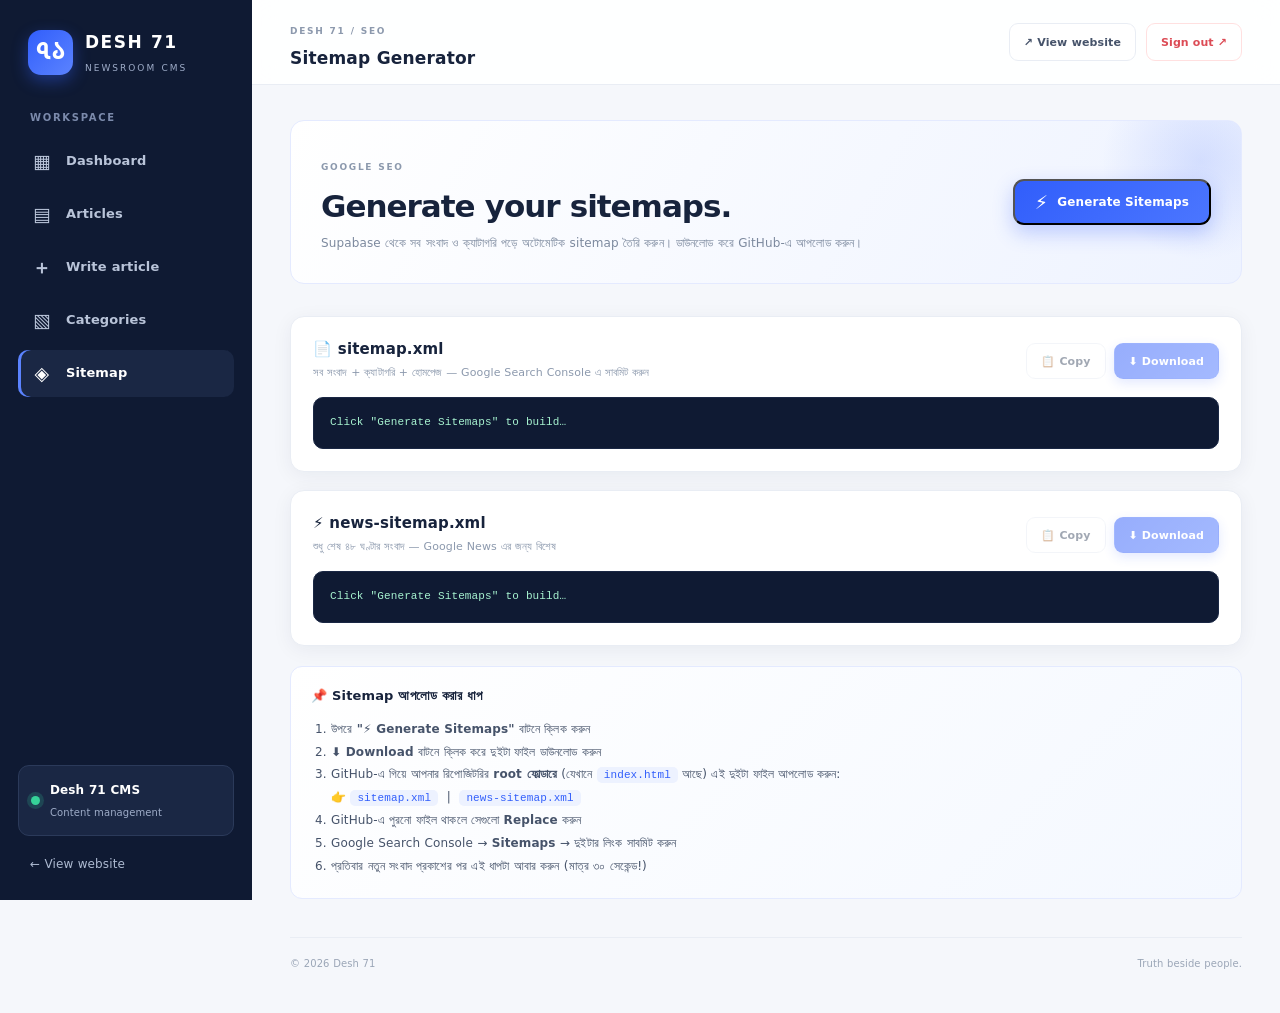
<file: admin/sitemap.html>
<!DOCTYPE html>
<html lang="en">
<head>
  <meta charset="UTF-8">
  <meta name="viewport" content="width=device-width, initial-scale=1.0, maximum-scale=1.0, minimum-scale=1.0, user-scalable=no, viewport-fit=cover">
  <meta name="robots" content="noindex, nofollow">
  <meta name="theme-color" content="#0f1a33">
  <title>Sitemap Generator | Desh 71 Admin</title>
  <link rel="preconnect" href="https://fonts.googleapis.com">
  <link rel="preconnect" href="https://fonts.gstatic.com" crossorigin>
  <link href="https://fonts.googleapis.com/css2?family=DM+Sans:wght@400;500;600;700;800&family=Hind+Siliguri:wght@400;500;600;700&display=swap" rel="stylesheet">
  <link rel="stylesheet" href="../style.css">
  <link rel="stylesheet" href="../assets/css/pages.css">
  <style>
    .sitemap-preview {
      background: #0f1a33;
      color: #a7f3d0;
      padding: 16px;
      border-radius: 10px;
      font-family: ui-monospace, "SF Mono", Menlo, monospace;
      font-size: 11px;
      overflow: auto;
      max-height: 340px;
      white-space: pre;
      line-height: 1.6;
      border: 1px solid #1a2744;
    }
    .sitemap-card {
      padding: 22px;
      border: 1px solid #e9edf4;
      border-radius: 14px;
      background: #fff;
      box-shadow: 0 4px 20px rgba(23, 35, 60, 0.06);
      margin-bottom: 18px;
    }
    .sitemap-card-head {
      display: flex;
      align-items: center;
      justify-content: space-between;
      gap: 14px;
      margin-bottom: 14px;
      flex-wrap: wrap;
    }
    .sitemap-card-head h3 {
      margin: 0;
      font-size: 15px;
      font-weight: 800;
      color: #17233c;
    }
    .sitemap-card-head p {
      margin: 3px 0 0;
      font-size: 11px;
      color: #8c99ad;
    }
    .sitemap-actions {
      display: flex;
      gap: 8px;
      flex-wrap: wrap;
    }
    .sitemap-btn {
      display: inline-flex;
      align-items: center;
      gap: 6px;
      min-height: 36px;
      padding: 0 14px;
      border: 1px solid #e9edf4;
      border-radius: 9px;
      background: #fff;
      color: #46536a;
      font: inherit;
      font-size: 11px;
      font-weight: 700;
      cursor: pointer;
      transition: .18s;
    }
    .sitemap-btn:hover { background: #f5f7fb; border-color: #cfd8e6; transform: translateY(-1px); }
    .sitemap-btn.primary {
      background: linear-gradient(135deg, #315efb, #4b76ff);
      border-color: transparent;
      color: #fff;
      box-shadow: 0 4px 12px rgba(49, 94, 251, 0.28);
    }
    .sitemap-btn.primary:hover { background: linear-gradient(135deg, #1f4eed, #3a68f0); }
    .sitemap-btn.success {
      background: #e8faf1;
      border-color: #a7f3d0;
      color: #1a9d67;
    }
    .sitemap-btn:disabled { opacity: 0.5; cursor: not-allowed; transform: none; }

    .sitemap-stats {
      display: flex;
      gap: 10px;
      flex-wrap: wrap;
      margin: 16px 0;
    }
    .sitemap-stats span {
      padding: 8px 14px;
      background: #edf2ff;
      color: #315efb;
      border-radius: 30px;
      font-size: 11px;
      font-weight: 700;
    }

    .sitemap-steps {
      padding: 20px;
      border: 1px solid #e4eaff;
      border-radius: 12px;
      background: linear-gradient(135deg, #ffffff, #f4f8ff);
      margin-top: 20px;
    }
    .sitemap-steps h4 {
      margin: 0 0 12px;
      font-size: 13px;
      color: #17233c;
      display: flex;
      align-items: center;
      gap: 6px;
    }
    .sitemap-steps ol {
      margin: 0;
      padding-left: 20px;
      color: #46536a;
      font-size: 12px;
      line-height: 1.9;
    }
    .sitemap-steps code {
      background: #edf2ff;
      color: #315efb;
      padding: 2px 7px;
      border-radius: 5px;
      font-size: 11px;
      font-family: ui-monospace, monospace;
    }

    @media (max-width: 700px) {
      .sitemap-card { padding: 16px; }
      .sitemap-btn { flex: 1; justify-content: center; }
      .sitemap-preview { font-size: 10px; max-height: 250px; }
    }
  </style>
</head>
<body class="admin-body newsroom-admin">

  <aside class="admin-sidebar">
    <a class="admin-brand" href="../index.html">
      <span class="admin-brand-mark">৭১</span>
      <span class="admin-brand-copy">
        <strong>DESH 71</strong>
        <small>NEWSROOM CMS</small>
      </span>
    </a>
    <div class="admin-side-label">WORKSPACE</div>
    <nav class="admin-side-nav" aria-label="Admin navigation">
      <a class="admin-side-link" href="dashboard.html"><span class="admin-side-icon">▦</span><span>Dashboard</span></a>
      <a class="admin-side-link" href="articles.html"><span class="admin-side-icon">▤</span><span>Articles</span></a>
      <a class="admin-side-link" href="editor.html"><span class="admin-side-icon">＋</span><span>Write article</span></a>
      <a class="admin-side-link" href="categories.html"><span class="admin-side-icon">▧</span><span>Categories</span></a>
      <a class="admin-side-link active" href="sitemap.html" aria-current="page"><span class="admin-side-icon">◈</span><span>Sitemap</span></a>
    </nav>
    <div class="admin-sidebar-bottom">
      <div class="admin-sidebar-note">
        <span class="admin-note-dot"></span>
        <div><strong>Desh 71 CMS</strong><small>Content management</small></div>
      </div>
      <a class="admin-back-link" href="../index.html">← View website</a>
    </div>
  </aside>

  <div class="admin-main-area">
    <header class="admin-main-header">
      <div>
        <span class="admin-header-eyebrow">DESH 71 / SEO</span>
        <h2>Sitemap Generator</h2>
      </div>
      <div class="admin-header-actions">
        <a class="admin-view-site" href="../index.html" target="_blank" rel="noopener">↗ View website</a>
        <button id="signOut" class="admin-signout" type="button">Sign out ↗</button>
      </div>
    </header>

    <main class="admin-dashboard-content">

      <section class="admin-welcome">
        <div class="admin-welcome-copy">
          <span class="admin-welcome-kicker">GOOGLE SEO</span>
          <h1>Generate your sitemaps.</h1>
          <p>Supabase থেকে সব সংবাদ ও ক্যাটাগরি পড়ে অটোমেটিক sitemap তৈরি করুন। ডাউনলোড করে GitHub-এ আপলোড করুন।</p>
        </div>
        <button id="generateBtn" class="admin-create-button" type="button">
          <span>⚡</span> Generate Sitemaps
        </button>
      </section>

      <div id="sitemapStats" class="sitemap-stats"></div>
      <p id="sitemapMessage" class="form-message" role="status" style="text-align: center; margin-bottom: 16px;"></p>

      <div class="sitemap-card">
        <div class="sitemap-card-head">
          <div>
            <h3>📄 sitemap.xml</h3>
            <p>সব সংবাদ + ক্যাটাগরি + হোমপেজ — Google Search Console এ সাবমিট করুন</p>
          </div>
          <div class="sitemap-actions">
            <button class="sitemap-btn" id="copyMainBtn" type="button" disabled>📋 Copy</button>
            <button class="sitemap-btn primary" id="downloadMainBtn" type="button" disabled>⬇ Download</button>
          </div>
        </div>
        <div class="sitemap-preview" id="previewMain">Click "Generate Sitemaps" to build…</div>
      </div>

      <div class="sitemap-card">
        <div class="sitemap-card-head">
          <div>
            <h3>⚡ news-sitemap.xml</h3>
            <p>শুধু শেষ ৪৮ ঘণ্টার সংবাদ — Google News এর জন্য বিশেষ</p>
          </div>
          <div class="sitemap-actions">
            <button class="sitemap-btn" id="copyNewsBtn" type="button" disabled>📋 Copy</button>
            <button class="sitemap-btn primary" id="downloadNewsBtn" type="button" disabled>⬇ Download</button>
          </div>
        </div>
        <div class="sitemap-preview" id="previewNews">Click "Generate Sitemaps" to build…</div>
      </div>

      <div class="sitemap-steps">
        <h4>📌 Sitemap আপলোড করার ধাপ</h4>
        <ol>
          <li>উপরে <strong>"⚡ Generate Sitemaps"</strong> বাটনে ক্লিক করুন</li>
          <li><strong>⬇ Download</strong> বাটনে ক্লিক করে দুইটা ফাইল ডাউনলোড করুন</li>
          <li>GitHub-এ গিয়ে আপনার রিপোজিটরির <strong>root ফোল্ডারে</strong> (যেখানে <code>index.html</code> আছে) এই দুইটা ফাইল আপলোড করুন:
            <br>👉 <code>sitemap.xml</code> &nbsp;|&nbsp; <code>news-sitemap.xml</code>
          </li>
          <li>GitHub-এ পুরনো ফাইল থাকলে সেগুলো <strong>Replace</strong> করুন</li>
          <li>Google Search Console → <strong>Sitemaps</strong> → দুইটার লিংক সাবমিট করুন</li>
          <li>প্রতিবার নতুন সংবাদ প্রকাশের পর এই ধাপটা আবার করুন (মাত্র ৩০ সেকেন্ড!)</li>
        </ol>
      </div>

      <footer class="admin-dashboard-footer">
        <span>© <span id="adminYear"></span> Desh 71</span>
        <span>Truth beside people.</span>
      </footer>
    </main>
  </div>

  <nav class="admin-mobile-nav" aria-label="Mobile admin navigation">
    <a href="dashboard.html"><span>▦</span><small>Home</small></a>
    <a href="articles.html"><span>▤</span><small>Articles</small></a>
    <a href="editor.html"><span>＋</span><small>Write</small></a>
    <a href="categories.html"><span>▧</span><small>Categories</small></a>
    <a class="active" href="sitemap.html"><span>◈</span><small>Sitemap</small></a>
  </nav>

  <script>document.getElementById("adminYear").textContent = new Date().getFullYear();</script>

  <script type="module">
    import { createClient } from "https://esm.sh/@supabase/supabase-js@2";
    import "../../config/supabase.js";

    /* ===== CONFIG ===== */
    const BASE_URL = "https://ahadhossain077.github.io/desh71";
    const SITE_NAME = "Desh 71";
    const SITE_LANG = "bn";

    const config = window.DESh71_SUPABASE_CONFIG;
    if (!config?.url || !config?.anonKey) {
      throw new Error("Supabase configuration not found");
    }
    const supabase = createClient(config.url, config.anonKey);

    /* ===== AUTH ===== */
    async function checkAdmin() {
      const { data: { session } } = await supabase.auth.getSession();
      if (!session) { window.location.href = "index.html"; return false; }
      const { data: isAdmin } = await supabase.rpc("is_admin");
      if (isAdmin !== true) { window.location.href = "index.html"; return false; }
      return true;
    }

    /* ===== HELPERS ===== */
    function escapeXML(str) {
      return String(str ?? "")
        .replace(/&/g, "&amp;")
        .replace(/</g, "&lt;")
        .replace(/>/g, "&gt;")
        .replace(/"/g, "&quot;")
        .replace(/'/g, "&apos;");
    }

    function downloadFile(filename, content) {
      const blob = new Blob([content], { type: "application/xml" });
      const url = URL.createObjectURL(blob);
      const a = document.createElement("a");
      a.href = url;
      a.download = filename;
      document.body.appendChild(a);
      a.click();
      document.body.removeChild(a);
      setTimeout(() => URL.revokeObjectURL(url), 1000);
    }

    async function copyToClipboard(text) {
      try {
        await navigator.clipboard.writeText(text);
        return true;
      } catch {
        try {
          const ta = document.createElement("textarea");
          ta.value = text;
          document.body.appendChild(ta);
          ta.select();
          document.execCommand("copy");
          document.body.removeChild(ta);
          return true;
        } catch { return false; }
      }
    }

    /* ===== GENERATE ===== */
    async function generateSitemaps() {
      const [articlesRes, categoriesRes] = await Promise.all([
        supabase
          .from("articles")
          .select("id,title_bn,title_en,published_at,updated_at,status")
          .eq("status", "published")
          .order("published_at", { ascending: false }),
        supabase.from("categories").select("slug,name_bn,name_en").order("slug"),
      ]);

      if (articlesRes.error) throw articlesRes.error;
      if (categoriesRes.error) throw categoriesRes.error;

      const articles = articlesRes.data || [];
      const categories = categoriesRes.data || [];
      const now = new Date().toISOString();

      /* --- Main sitemap --- */
      const mainUrls = [
        `  <url>
    <loc>${BASE_URL}/</loc>
    <lastmod>${now}</lastmod>
    <changefreq>hourly</changefreq>
    <priority>1.0</priority>
  </url>`,
        ...categories.map(
          (c) => `  <url>
    <loc>${BASE_URL}/category.html?slug=${encodeURIComponent(c.slug)}</loc>
    <lastmod>${now}</lastmod>
    <changefreq>daily</changefreq>
    <priority>0.8</priority>
  </url>`
        ),
        ...articles.map(
          (a) => `  <url>
    <loc>${BASE_URL}/article.html?id=${encodeURIComponent(a.id)}</loc>
    <lastmod>${a.updated_at || a.published_at || now}</lastmod>
    <changefreq>weekly</changefreq>
    <priority>0.7</priority>
  </url>`
        ),
      ].join("\n");

      const mainSitemap = `<?xml version="1.0" encoding="UTF-8"?>
<urlset xmlns="http://www.sitemaps.org/schemas/sitemap/0.9">
${mainUrls}
</urlset>`;

      /* --- News sitemap (last 48h) --- */
      const cutoff = Date.now() - 48 * 60 * 60 * 1000;
      const recent = articles.filter((a) => {
        if (!a.published_at) return false;
        return new Date(a.published_at).getTime() >= cutoff;
      });

      const newsUrls = recent.length
        ? recent
            .map(
              (a) => `  <url>
    <loc>${BASE_URL}/article.html?id=${encodeURIComponent(a.id)}</loc>
    <news:news>
      <news:publication>
        <news:name>${escapeXML(SITE_NAME)}</news:name>
        <news:language>${SITE_LANG}</news:language>
      </news:publication>
      <news:publication_date>${a.published_at}</news:publication_date>
      <news:title>${escapeXML(a.title_bn || a.title_en)}</news:title>
    </news:news>
  </url>`
            )
            .join("\n")
        : "  <!-- No articles in the last 48 hours -->";

      const newsSitemap = `<?xml version="1.0" encoding="UTF-8"?>
<urlset xmlns="http://www.sitemaps.org/schemas/sitemap/0.9"
        xmlns:news="http://www.google.com/schemas/sitemap-news/0.9">
${newsUrls}
</urlset>`;

      return {
        mainSitemap,
        newsSitemap,
        articleCount: articles.length,
        categoryCount: categories.length,
        recentCount: recent.length,
      };
    }

    /* ===== UI ===== */
    const generateBtn = document.querySelector("#generateBtn");
    const downloadMainBtn = document.querySelector("#downloadMainBtn");
    const downloadNewsBtn = document.querySelector("#downloadNewsBtn");
    const copyMainBtn = document.querySelector("#copyMainBtn");
    const copyNewsBtn = document.querySelector("#copyNewsBtn");
    const previewMain = document.querySelector("#previewMain");
    const previewNews = document.querySelector("#previewNews");
    const statsEl = document.querySelector("#sitemapStats");
    const messageEl = document.querySelector("#sitemapMessage");

    let data = null;

    function setMessage(text, type = "") {
      messageEl.textContent = text;
      messageEl.className = "form-message " + type;
    }

    async function handleGenerate() {
      generateBtn.disabled = true;
      setMessage("⏳ Generating sitemaps…");

      try {
        data = await generateSitemaps();

        previewMain.textContent = data.mainSitemap;
        previewNews.textContent = data.newsSitemap;

        statsEl.innerHTML = `
          <span>📰 ${data.articleCount} articles</span>
          <span>📂 ${data.categoryCount} categories</span>
          <span>⚡ ${data.recentCount} last 48h</span>
        `;

        setMessage("✅ Sitemaps ready! Download and upload to GitHub.", "success");

        downloadMainBtn.disabled = false;
        downloadNewsBtn.disabled = false;
        copyMainBtn.disabled = false;
        copyNewsBtn.disabled = false;
      } catch (err) {
        console.error(err);
        setMessage("❌ " + err.message, "error");
      } finally {
        generateBtn.disabled = false;
      }
    }

    generateBtn.addEventListener("click", handleGenerate);

    downloadMainBtn.addEventListener("click", () => {
      if (!data) return;
      downloadFile("sitemap.xml", data.mainSitemap);
      setMessage("✅ sitemap.xml downloaded", "success");
    });

    downloadNewsBtn.addEventListener("click", () => {
      if (!data) return;
      downloadFile("news-sitemap.xml", data.newsSitemap);
      setMessage("✅ news-sitemap.xml downloaded", "success");
    });

    copyMainBtn.addEventListener("click", async () => {
      if (!data) return;
      const ok = await copyToClipboard(data.mainSitemap);
      setMessage(ok ? "✅ sitemap.xml copied" : "❌ Copy failed", ok ? "success" : "error");
    });

    copyNewsBtn.addEventListener("click", async () => {
      if (!data) return;
      const ok = await copyToClipboard(data.newsSitemap);
      setMessage(ok ? "✅ news-sitemap.xml copied" : "❌ Copy failed", ok ? "success" : "error");
    });

    /* Sign out */
    document.querySelector("#signOut")?.addEventListener("click", async () => {
      await supabase.auth.signOut();
      window.location.href = "index.html";
    });

    /* ===== INIT ===== */
    (async () => {
      const ok = await checkAdmin();
      if (!ok) return;
      handleGenerate();
    })();
  </script>
</body>
</html>
</file>
<file: style.css>
/* =====================================================
   DESH 71 — COMPLETE RESPONSIVE NEWS PORTAL
   Mobile First | Light/Dark Theme
===================================================== */

/* ============ 1. ROOT VARIABLES ============ */
:root {
  --primary: #c90024;
  --primary-dark: #a5001d;
  --secondary: #172b4d;
  --accent: #e8a317;

  --background: #f5f7fa;
  --surface: #ffffff;
  --surface-soft: #f0f3f7;

  --text: #172033;
  --text-muted: #687386;
  --border: #e1e6ed;

  --header-bg: #ffffff;
  --nav-bg: #172b4d;

  --shadow: 0 5px 20px rgba(15, 30, 55, 0.07);
  --radius: 12px;
  --container: 1180px;
}

/* ============ 2. RESET ============ */
* { box-sizing: border-box; }

html {
  width: 100%;
  min-width: 0;
  scroll-behavior: smooth;
  overflow-x: clip;
  -webkit-text-size-adjust: 100%;
  -moz-text-size-adjust: 100%;
  -ms-text-size-adjust: 100%;
  text-size-adjust: 100%;
  touch-action: manipulation;
}

body {
  width: 100%;
  min-width: 0;
  max-width: 100%;
  margin: 0;
  padding: 0;
  background: var(--background);
  color: var(--text);
  font-family: "Hind Siliguri", "Inter", Arial, sans-serif;
  font-size: 16px;
  line-height: 1.65;
  overflow-x: clip;
  transition: background 0.2s ease, color 0.2s ease;
  touch-action: manipulation;
}

img, video, iframe { max-width: 100%; }
img { height: auto; }
button, input, textarea, select { font: inherit; }
button, a { -webkit-tap-highlight-color: transparent; }
a { color: inherit; text-decoration: none; }
button { cursor: pointer; }
h1, h2, h3, h4, p { margin-top: 0; }
h1, h2, h3, h4 { line-height: 1.35; overflow-wrap: anywhere; }
p { overflow-wrap: anywhere; }

.container {
  width: min(var(--container), 92%);
  max-width: 100%;
  margin-left: auto;
  margin-right: auto;
}

/* ============ 3. HEADER ============ */
.site-header {
  width: 100%;
  background: var(--header-bg);
  box-shadow: 0 2px 12px rgba(0, 0, 0, 0.05);
  position: relative;
  z-index: 50;
}

.topbar {
  min-height: 34px;
  padding: 5px 0;
  background: var(--secondary);
  color: #ffffff;
  font-size: 13px;
}

.topbar .container {
  display: flex;
  justify-content: space-between;
  align-items: center;
  gap: 12px;
  flex-wrap: wrap;
}

.topbar .top-links {
  display: flex;
  gap: 14px;
}

.topbar .top-links a:hover { color: var(--accent); }

.brand-row {
  width: 100%;
  padding: 15px 0;
}

.brand-row .container {
  display: flex;
  align-items: center;
  justify-content: space-between;
  gap: 15px;
}

/* Brand logo */
.brand {
  display: inline-flex;
  align-items: center;
  gap: 10px;
  color: var(--text);
  text-decoration: none;
  flex-shrink: 0;
}

.brand-mark {
  display: grid;
  place-items: center;
  width: 44px;
  height: 44px;
  border-radius: 12px;
  background: linear-gradient(135deg, var(--primary), var(--primary-dark));
  color: #ffffff;
  font-family: "Hind Siliguri", sans-serif;
  font-size: 22px;
  font-weight: 800;
  box-shadow: 0 4px 12px rgba(201, 0, 36, 0.28);
  flex-shrink: 0;
}

.brand strong {
  display: block;
  font-size: 17px;
  font-weight: 900;
  letter-spacing: 1.5px;
  line-height: 1;
  color: var(--text);
}

.brand small {
  display: block;
  margin-top: 4px;
  color: var(--text-muted);
  font-size: 10px;
  font-weight: 500;
  letter-spacing: 0.3px;
}

.brand-center {
  min-width: 0;
  text-align: center;
  flex: 1;
}

.brand-center span {
  display: block;
  color: var(--text-muted);
  font-family: "Inter", sans-serif;
  font-size: 10px;
  letter-spacing: 1.2px;
  text-transform: uppercase;
  font-weight: 700;
}

.brand-center strong {
  display: block;
  margin-top: 3px;
  color: var(--primary);
  font-family: "Hind Siliguri", sans-serif;
  font-size: clamp(15px, 2.4vw, 20px);
  font-weight: 800;
  line-height: 1.25;
}

.header-actions {
  display: flex;
  align-items: center;
  justify-content: center;
  flex-wrap: wrap;
  gap: 7px;
  flex-shrink: 0;
}

.header-actions button {
  min-height: 38px;
  min-width: 38px;
  padding: 6px 10px;
  border: 1px solid var(--border);
  border-radius: 8px;
  background: var(--surface);
  color: var(--text);
  font-size: 13px;
  font-weight: 700;
  transition: border-color .18s, color .18s, background .18s;
}

.header-actions button:hover {
  border-color: var(--primary);
  color: var(--primary);
}

/* ============ 4. NAVIGATION ============ */
.main-nav {
  width: 100%;
  background: var(--nav-bg);
  color: #ffffff;
}

.nav-inner {
  display: flex;
  align-items: center;
  gap: 5px;
  min-height: 46px;
  overflow-x: auto;
  overflow-y: hidden;
  scrollbar-width: none;
  white-space: nowrap;
}

.nav-inner::-webkit-scrollbar { display: none; }

.nav-inner a {
  display: inline-flex;
  align-items: center;
  min-height: 42px;
  padding: 8px 14px;
  color: #ffffff;
  font-size: 14px;
  font-weight: 600;
  flex-shrink: 0;
  border-radius: 6px;
  transition: background .18s;
}

.nav-inner a:hover,
.nav-inner a.active {
  background: var(--primary);
}

.menu-toggle {
  display: none;
  align-items: center;
  justify-content: center;
  min-width: 38px;
  min-height: 38px;
  padding: 0;
  border: 1px solid var(--border);
  border-radius: 8px;
  background: var(--surface);
  color: var(--text);
  font-size: 20px;
  cursor: pointer;
}

.menu-toggle:hover {
  border-color: var(--primary);
  color: var(--primary);
}

/* ============ 5. BREAKING NEWS ============ */
.breaking {
  display: flex;
  align-items: center;
  gap: 12px;
  width: 100%;
  margin: 15px 0;
  padding: 10px 14px;
  border-radius: 8px;
  background: var(--surface);
  box-shadow: var(--shadow);
  overflow: hidden;
}

.breaking-label {
  flex-shrink: 0;
  padding: 4px 10px;
  border-radius: 5px;
  background: var(--primary);
  color: #ffffff;
  font-size: 13px;
  font-weight: 700;
}

.breaking-track {
  flex: 1;
  min-width: 0;
  color: var(--text-muted);
  font-size: 13px;
  white-space: nowrap;
  overflow: hidden;
  text-overflow: ellipsis;
}

/* ============ 6. SECTION HEADING ============ */
section { min-width: 0; }

.news-section { margin: 28px auto; }

.section-heading {
  display: flex;
  justify-content: space-between;
  align-items: center;
  gap: 12px;
  margin-bottom: 18px;
  padding-bottom: 10px;
  border-bottom: 2px solid var(--border);
  flex-wrap: wrap;
}

.section-heading h1,
.section-heading h2,
.news-section h2 {
  margin: 0;
  font-size: clamp(20px, 3vw, 26px);
  font-weight: 800;
}

.section-heading h1::after,
.section-heading h2::after {
  content: "";
  display: block;
  width: 55px;
  height: 3px;
  margin-top: 7px;
  background: var(--primary);
}

.eyebrow {
  display: inline-block;
  margin-bottom: 6px;
  color: var(--primary);
  font-family: "Inter", sans-serif;
  font-size: 10px;
  font-weight: 800;
  letter-spacing: 1.8px;
  text-transform: uppercase;
}

.live-indicator {
  display: inline-flex;
  align-items: center;
  gap: 6px;
  padding: 5px 11px;
  border-radius: 30px;
  background: rgba(201, 0, 36, 0.08);
  color: var(--primary);
  font-size: 11px;
  font-weight: 700;
}

.live-indicator i {
  width: 7px;
  height: 7px;
  border-radius: 50%;
  background: var(--primary);
  animation: livePulse 1.8s infinite;
}

@keyframes livePulse {
  0%, 100% { box-shadow: 0 0 0 0 rgba(201, 0, 36, 0.5); }
  50% { box-shadow: 0 0 0 5px rgba(201, 0, 36, 0); }
}

/* ============ 7. HERO NEWS ============ */
.hero-section { margin: 20px auto 32px; }

.hero-grid {
  display: grid;
  grid-template-columns: minmax(0, 1.7fr) minmax(0, 1fr);
  gap: 20px;
  align-items: stretch;
}

.hero-main {
  min-width: 0;
  overflow: hidden;
  border-radius: var(--radius);
  background: var(--surface);
  box-shadow: var(--shadow);
}

.hero-art {
  position: relative;
  width: 100%;
  min-height: 280px;
  aspect-ratio: 16 / 9;
  background-color: #dce4ed;
  background-size: cover;
  background-position: center;
  background-repeat: no-repeat;
  display: flex;
  align-items: flex-end;
  padding: 15px;
  overflow: hidden;
}

.hero-art::after {
  content: "";
  position: absolute;
  inset: 35% 0 0;
  background: linear-gradient(transparent, rgba(0, 0, 0, 0.6));
  pointer-events: none;
}

.hero-art span {
  position: relative;
  z-index: 1;
  padding: 5px 10px;
  border-radius: 5px;
  background: var(--primary);
  color: #ffffff;
  font-size: 13px;
  font-weight: 700;
}

.hero-content { min-width: 0; padding: 20px; }

.hero-content h1 {
  margin: 10px 0;
  font-size: clamp(21px, 3vw, 30px);
  font-weight: 800;
}

.hero-content p {
  margin-bottom: 14px;
  color: var(--text-muted);
  font-size: 15px;
}

.hero-side {
  display: grid;
  grid-template-columns: minmax(0, 1fr);
  gap: 14px;
  min-width: 0;
}

.side-card {
  display: grid;
  grid-template-columns: minmax(100px, 125px) minmax(0, 1fr);
  gap: 12px;
  align-items: center;
  min-width: 0;
  padding: 10px;
  border-radius: var(--radius);
  background: var(--surface);
  box-shadow: var(--shadow);
  overflow: hidden;
  transition: transform .18s;
}

.side-card:hover { transform: translateY(-2px); }

.side-art {
  min-height: 105px;
  aspect-ratio: 4 / 3;
  display: flex;
  align-items: center;
  justify-content: center;
  border-radius: 8px;
  background: #e3eaf2;
  background-size: cover;
  background-position: center;
  color: var(--text-muted);
  font-size: 13px;
  text-align: center;
  overflow: hidden;
}

.side-card h3 {
  margin: 5px 0;
  font-size: 16px;
  line-height: 1.45;
}

.side-card small { color: var(--text-muted); }

/* ============ 8. CATEGORY TAG ============ */
.category-tag {
  display: inline-block;
  width: fit-content;
  max-width: 100%;
  padding: 3px 9px;
  border-radius: 5px;
  background: rgba(201, 0, 36, 0.09);
  color: var(--primary);
  font-size: 12px;
  font-weight: 700;
}

/* ============ 9. NEWS GRID ============ */
.news-grid {
  display: grid;
  grid-template-columns: repeat(3, minmax(0, 1fr));
  gap: 20px;
  align-items: stretch;
}

.news-card {
  display: flex;
  flex-direction: column;
  min-width: 0;
  height: 100%;
  overflow: hidden;
  border: 1px solid var(--border);
  border-radius: var(--radius);
  background: var(--surface);
  box-shadow: var(--shadow);
  transition: transform 0.2s ease, box-shadow 0.2s ease;
}

.news-card:hover {
  transform: translateY(-3px);
  box-shadow: 0 10px 25px rgba(15, 30, 55, 0.12);
}

.news-card-media {
  display: block;
  width: 100%;
  aspect-ratio: 16 / 9;
  overflow: hidden;
  background: var(--surface-soft);
}

.news-card-image {
  display: block;
  width: 100%;
  height: 100%;
  max-width: 100%;
  object-fit: cover;
  object-position: center;
}

.news-card-placeholder {
  display: flex;
  align-items: center;
  justify-content: center;
  width: 100%;
  height: 100%;
  min-height: 140px;
  background: var(--surface-soft);
  color: var(--text-muted);
  font-size: 32px;
}

.news-card-body {
  display: flex;
  flex: 1;
  flex-direction: column;
  min-width: 0;
  padding: 15px;
}

.news-card-body h3 {
  margin: 9px 0;
  font-size: 18px;
  font-weight: 800;
  line-height: 1.5;
}

.news-card-body h3 a:hover,
.side-card h3 a:hover {
  color: var(--primary);
}

.news-card-body p {
  margin: 0 0 14px;
  color: var(--text-muted);
  font-size: 14px;
  line-height: 1.7;
}

.news-meta {
  display: flex;
  justify-content: space-between;
  align-items: center;
  flex-wrap: wrap;
  gap: 5px 10px;
  margin-top: auto;
  padding-top: 10px;
  border-top: 1px solid var(--border);
  color: var(--text-muted);
  font-size: 12px;
}

.card-read,
.read-more {
  display: inline-flex;
  align-items: center;
  width: fit-content;
  margin-top: 12px;
  color: var(--primary);
  font-size: 14px;
  font-weight: 800;
}

.card-read:hover,
.read-more:hover { color: var(--primary-dark); }

/* ============ 10. SEARCH ============ */
.search-box,
.search-form,
#searchForm {
  display: flex;
  align-items: stretch;
  width: 100%;
  max-width: 500px;
  gap: 8px;
}

.search-box input,
.search-form input,
#searchInput {
  flex: 1;
  min-width: 0;
  min-height: 44px;
  padding: 10px 14px;
  border: 1px solid var(--border);
  border-radius: 8px;
  outline: none;
  background: var(--surface);
  color: var(--text);
  transition: border-color .18s;
}

.search-box input:focus,
.search-form input:focus,
#searchInput:focus {
  border-color: var(--primary);
}

.search-box button,
.search-form button,
#searchButton {
  padding: 9px 17px;
  border: 0;
  border-radius: 8px;
  background: var(--primary);
  color: #ffffff;
  font-weight: 700;
}

.search-box button:hover,
.search-form button:hover,
#searchButton:hover { background: var(--primary-dark); }

/* ============ 11. CATEGORY FILTERS ============ */
#categoryFilters {
  display: flex;
  align-items: center;
  gap: 8px;
  margin: 15px 0;
  overflow-x: auto;
  scrollbar-width: none;
  padding-bottom: 4px;
}

#categoryFilters::-webkit-scrollbar { display: none; }

#categoryFilters .filter-btn {
  flex-shrink: 0;
  padding: 7px 14px;
  border: 1px solid var(--border);
  border-radius: 30px;
  background: var(--surface);
  color: var(--text);
  font-size: 13px;
  font-weight: 600;
  transition: background .18s, color .18s, border-color .18s;
}

#categoryFilters .filter-btn:hover {
  border-color: var(--primary);
  color: var(--primary);
}

#categoryFilters .filter-btn.selected {
  background: var(--primary);
  border-color: var(--primary);
  color: #ffffff;
}

/* ============ 12. EMPTY STATE ============ */
.empty-state {
  width: 100%;
  padding: 35px 18px;
  border: 1px dashed var(--border);
  border-radius: var(--radius);
  background: var(--surface);
  text-align: center;
  color: var(--text-muted);
}

.empty-state span {
  display: block;
  margin-bottom: 8px;
  font-size: 35px;
}

.empty-state h3 {
  margin-bottom: 8px;
  color: var(--text);
}

/* ============ 13. RESULT MESSAGE ============ */
.result-message {
  margin-top: 18px;
  color: var(--text-muted);
  font-size: 13px;
  text-align: center;
}

/* ============ 14. NEWSLETTER ============ */
.newsletter {
  margin: 35px 0;
  padding: 25px 20px;
  border-radius: var(--radius);
  background: var(--secondary);
  color: #ffffff;
  text-align: center;
  display: flex;
  flex-direction: column;
  align-items: center;
  gap: 14px;
}

.newsletter h2 { margin-bottom: 8px; }
.newsletter p { color: #d8e0ed; margin-bottom: 0; }

.newsletter-btn {
  display: inline-flex;
  align-items: center;
  justify-content: center;
  min-height: 42px;
  padding: 0 22px;
  border-radius: 9px;
  background: var(--primary);
  color: #ffffff;
  font-size: 13px;
  font-weight: 700;
  transition: background .18s, transform .18s;
}

.newsletter-btn:hover {
  background: var(--primary-dark);
  transform: translateY(-1px);
}

/* ============ 15. FOOTER ============ */
.site-footer {
  margin-top: 40px;
  padding: 30px 0 15px;
  background: #14243d;
  color: #ffffff;
}

.footer-content {
  display: grid;
  grid-template-columns: repeat(2, minmax(0, 1fr));
  gap: 25px;
}

.footer-brand {
  display: inline-flex;
  align-items: center;
  gap: 10px;
  color: #ffffff;
  text-decoration: none;
}

.footer-brand .brand-mark {
  display: grid;
  place-items: center;
  width: 40px;
  height: 40px;
  border-radius: 10px;
  background: var(--primary);
  color: #ffffff;
  font-family: "Hind Siliguri", sans-serif;
  font-size: 20px;
  font-weight: 800;
}

.footer-brand strong {
  display: block;
  color: #ffffff;
  font-size: 15px;
  font-weight: 900;
  letter-spacing: 1.2px;
  line-height: 1;
}

.footer-brand small {
  display: block;
  margin-top: 4px;
  color: #a8b4c8;
  font-size: 10px;
  letter-spacing: 0.3px;
}

.site-footer h3 { margin-bottom: 12px; color: #ffffff; }
.site-footer p, .site-footer a { color: #d0d9e7; font-size: 14px; }
.site-footer a:hover { color: #ffffff; }

.footer-links {
  display: flex;
  flex-direction: column;
  gap: 8px;
  align-items: flex-start;
}

.copyright {
  margin-top: 25px;
  padding-top: 15px;
  border-top: 1px solid rgba(255, 255, 255, 0.15);
  text-align: center;
  color: #b5c2d6;
  font-size: 13px;
}

/* ============ 16. ARTICLE PAGE ============ */
.article-page,
.article-content {
  min-width: 0;
  overflow-wrap: anywhere;
}

.article-content {
  color: var(--text);
  font-size: 17px;
  line-height: 1.9;
}

.article-content img {
  display: block;
  width: 100%;
  height: auto;
  margin: 20px auto;
  border-radius: var(--radius);
}

.article-content p { margin-bottom: 18px; }

/* ============ 17. DARK MODE ============ */
body.dark {
  --background: #101722;
  --surface: #182333;
  --surface-soft: #202e40;
  --text: #edf2f8;
  --text-muted: #a7b4c5;
  --border: #2c3a4d;
  --header-bg: #182333;
  --nav-bg: #0c1522;
  --secondary: #0c1522;
  --shadow: 0 5px 20px rgba(0, 0, 0, 0.2);
}

body.dark .hero-art,
body.dark .side-art {
  background-color: #26364a;
}

body.dark .category-tag {
  background: rgba(255, 80, 100, 0.13);
}

body.dark .search-box input,
body.dark .search-form input,
body.dark #searchInput {
  color: var(--text);
}

/* ============ 18. TABLET ============ */
@media (max-width: 900px) {
  .container { width: 94%; }
  .hero-grid { grid-template-columns: minmax(0, 1fr); }
  .hero-side { grid-template-columns: repeat(2, minmax(0, 1fr)); }
  .news-grid { grid-template-columns: repeat(2, minmax(0, 1fr)); }
}

/* ============ 19. MOBILE ============ */
@media (max-width: 760px) {
  .container { width: calc(100% - 28px); max-width: 100%; }

  .topbar { font-size: 11px; }
  .topbar .container { justify-content: center; }
  .topbar .top-links { display: none; }

  .brand-row { padding: 10px 0; }
  .brand-row .container { flex-wrap: nowrap; gap: 8px; }

  .brand-mark { width: 38px; height: 38px; font-size: 18px; border-radius: 10px; }
  .brand strong { font-size: 14px; letter-spacing: 1px; }
  .brand small { font-size: 9px; }

  .brand-center { text-align: center; overflow: hidden; }
  .brand-center span { display: none; }
  .brand-center strong { font-size: 13px; line-height: 1.2; }

  .header-actions { flex-wrap: nowrap; gap: 5px; }
  .header-actions button {
    min-width: 34px;
    min-height: 34px;
    padding: 4px 8px;
    font-size: 12px;
  }

  .menu-toggle { display: inline-flex; }

  .main-nav { display: none; }
  .main-nav.open,
  .main-nav.is-open { display: block; }

  .nav-inner {
    flex-direction: column;
    align-items: stretch;
    gap: 0;
    padding: 6px 14px;
    overflow: visible;
    white-space: normal;
  }

  .nav-inner a {
    min-height: 42px;
    padding: 8px 12px;
    border-bottom: 1px solid rgba(255, 255, 255, 0.1);
    border-radius: 0;
  }

  .breaking {
    margin: 10px 0;
    padding: 9px 11px;
    gap: 8px;
    font-size: 12px;
  }

  .breaking-label { font-size: 11px; padding: 3px 8px; }
  .breaking-track { font-size: 12px; }

  .hero-section { margin: 15px auto 25px; }
  .hero-grid { grid-template-columns: minmax(0, 1fr); gap: 14px; }
  .hero-art { min-height: 0; aspect-ratio: 16 / 9; }
  .hero-content { padding: 15px; }
  .hero-content h1 { font-size: 22px; }
  .hero-content p { font-size: 14px; }

  .hero-side { grid-template-columns: minmax(0, 1fr); gap: 10px; }
  .side-card { grid-template-columns: 105px minmax(0, 1fr); padding: 9px; gap: 10px; }
  .side-art { min-height: 80px; }
  .side-card h3 { font-size: 15px; }

  .news-section { margin: 22px auto; }

  .news-grid { grid-template-columns: minmax(0, 1fr); gap: 15px; }

  .news-card {
    display: grid;
    grid-template-columns: minmax(105px, 36%) minmax(0, 1fr);
    align-items: stretch;
  }

  .news-card-media {
    height: 100%;
    min-height: 125px;
    aspect-ratio: auto;
  }

  .news-card-image {
    width: 100%;
    height: 100%;
    min-height: 125px;
    object-fit: cover;
  }

  .news-card-placeholder { min-height: 125px; height: 100%; }

  .news-card-body { padding: 11px; }
  .news-card-body h3 { margin: 7px 0; font-size: 15px; line-height: 1.45; }
  .news-card-body p {
    display: -webkit-box;
    -webkit-box-orient: vertical;
    -webkit-line-clamp: 3;
    overflow: hidden;
    margin-bottom: 7px;
    font-size: 12px;
    line-height: 1.5;
  }
  .news-meta { font-size: 10px; }
  .card-read { margin-top: 7px; font-size: 12px; }

  .section-heading { gap: 8px; }
  .search-box, .search-form, #searchForm { max-width: 100%; }

  .newsletter { padding: 22px 16px; }

  .footer-content { grid-template-columns: minmax(0, 1fr); gap: 18px; }
}

/* ============ 20. SMALL MOBILE ============ */
@media (max-width: 380px) {
  .container { width: calc(100% - 20px); }
  .brand-center strong { font-size: 12px; }
  .header-actions { gap: 3px; }
  .header-actions button { min-width: 32px; padding: 4px 6px; font-size: 11px; }
  .news-card { grid-template-columns: 100px minmax(0, 1fr); }
  .news-card-body { padding: 9px; }
  .news-card-body h3 { font-size: 14px; }
  .side-card { grid-template-columns: 90px minmax(0, 1fr); }
}

/* ============ 21. ACCESSIBILITY ============ */
a:focus-visible,
button:focus-visible,
input:focus-visible,
textarea:focus-visible {
  outline: 3px solid var(--accent);
  outline-offset: 3px;
}

@media (prefers-reduced-motion: reduce) {
  *, *::before, *::after {
    scroll-behavior: auto !important;
    animation-duration: 0.01ms !important;
    transition-duration: 0.01ms !important;
  }
}

/* ============ 22. iOS INPUT ZOOM PREVENTION ============ */
@media screen and (max-width: 768px) {
  input[type="text"],
  input[type="search"],
  input[type="email"],
  input[type="url"],
  input[type="tel"],
  input[type="password"],
  input[type="number"],
  input[type="date"],
  textarea,
  select {
    font-size: 16px !important;
  }
}

/* =====================================================
   DESH 71 — BANGLA TYPOGRAPHY (PERFECT)
   Optimized for Bengali readability
===================================================== */

/* ---------- 1. FONT STACKS ---------- */
:root {
  /* Bangla primary — Hind Siliguri → Noto Sans Bengali → system */
  --font-bn: "Hind Siliguri", "Noto Sans Bengali", "SolaimanLipi",
             "Kalpurush", "Bangla", "Vrinda", sans-serif;

  /* English + numerals */
  --font-en: "Inter", "Segoe UI", system-ui, -apple-system,
             "Helvetica Neue", Arial, sans-serif;

  /* Mixed default (Bangla-first) */
  --font-mixed: "Hind Siliguri", "Inter", "Noto Sans Bengali",
                "Segoe UI", system-ui, sans-serif;
}

/* ---------- 2. GLOBAL BASE ---------- */
html {
  font-kerning: normal;
  text-rendering: optimizeLegibility;
  -webkit-font-smoothing: antialiased;
  -moz-osx-font-smoothing: grayscale;
}

body {
  font-family: var(--font-mixed);
  font-size: 16px;
  line-height: 1.75;                /* Bangla-এর জন্য বেশি */
  letter-spacing: 0;                /* Bangla-এ negative spacing ক্ষতিকর */
  word-spacing: 0.02em;
  font-feature-settings: "kern" 1, "liga" 1, "calt" 1;
  font-variant-ligatures: common-ligatures;
}

/* Bengali text rendering improvements */
[lang="bn"],
.bn,
:lang(bn) {
  font-family: var(--font-bn);
  line-height: 1.8;
  letter-spacing: 0;
}

/* English text blocks */
[lang="en"],
.en,
:lang(en) {
  font-family: var(--font-en);
  letter-spacing: 0.01em;
}

/* ---------- 3. HEADINGS ---------- */
h1, h2, h3, h4, h5, h6 {
  font-family: var(--font-bn);
  font-weight: 700;
  line-height: 1.35;                /* Bangla-এ tighter */
  letter-spacing: 0;
  word-break: keep-all;             /* বাংলা শব্দ ভাঙবে না */
  overflow-wrap: anywhere;
  text-wrap: balance;               /* সুন্দর line break */
}

h1 {
  font-size: clamp(24px, 3.4vw, 34px);
  line-height: 1.3;
  font-weight: 800;
}

h2 {
  font-size: clamp(20px, 2.8vw, 28px);
  line-height: 1.32;
  font-weight: 800;
}

h3 {
  font-size: clamp(17px, 2.2vw, 22px);
  line-height: 1.4;
  font-weight: 700;
}

h4 {
  font-size: clamp(15px, 1.8vw, 18px);
  line-height: 1.45;
  font-weight: 700;
}

/* ---------- 4. BODY PARAGRAPHS ---------- */
p {
  font-family: var(--font-bn);
  line-height: 1.85;
  letter-spacing: 0;
  word-spacing: 0.02em;
  text-align: left;                 /* justify বাংলায় খারাপ দেখায় */
  hanging-punctuation: first;
}

/* Larger body on mobile for readability */
@media (max-width: 760px) {
  body { font-size: 16px; line-height: 1.8; }
  p    { line-height: 1.9; }
}

/* ---------- 5. BRAND / LOGO TEXT (English) ---------- */
.brand strong,
.footer-brand strong,
.brand-center span {
  font-family: var(--font-en);
  letter-spacing: 1.5px;
  font-weight: 900;
}

.brand small,
.footer-brand small {
  font-family: var(--font-bn);
  letter-spacing: 0.3px;
}

.brand-mark,
.footer-brand .brand-mark {
  font-family: "Hind Siliguri", "Noto Sans Bengali", sans-serif;
  font-weight: 800;
}

/* Brand center headline (সত্যের পাশে...) */
.brand-center strong {
  font-family: var(--font-bn);
  letter-spacing: 0;
  line-height: 1.3;
  font-weight: 800;
}

/* ---------- 6. NAVIGATION ---------- */
.nav-inner a,
.topbar,
.top-links a,
.header-actions button {
  font-family: var(--font-bn);
  letter-spacing: 0;
  font-weight: 600;
  line-height: 1.4;
}

/* Topbar-এ তারিখ Bangla-ই থাকুক */
#todayDate {
  font-family: var(--font-bn);
  letter-spacing: 0.2px;
  font-weight: 500;
}

/* ---------- 7. NEWS CARD ---------- */
.news-card-body h3,
.side-card h3,
.hero-content h1 {
  font-family: var(--font-bn);
  line-height: 1.45;
  letter-spacing: 0;
  font-weight: 800;
}

.news-card-body h3 {
  font-size: 18px;
  margin: 9px 0 7px;
}

@media (max-width: 760px) {
  .news-card-body h3 { font-size: 15.5px; line-height: 1.5; }
  .side-card h3       { font-size: 15px; line-height: 1.5; }
  .hero-content h1    { font-size: 22px; line-height: 1.35; }
}

/* Summary text */
.news-card-body p,
.hero-content p,
.side-card small {
  font-family: var(--font-bn);
  line-height: 1.75;
  letter-spacing: 0;
}

.news-card-body p {
  font-size: 14px;
  line-height: 1.75;
}

@media (max-width: 760px) {
  .news-card-body p { font-size: 13px; line-height: 1.7; }
}

/* ---------- 8. CATEGORY TAG / BADGES ---------- */
.category-tag,
.breaking-label,
.hero-art span,
.live-indicator {
  font-family: var(--font-bn);
  letter-spacing: 0.2px;
  font-weight: 700;
  line-height: 1.3;
}

/* ---------- 9. SECTION HEADINGS ---------- */
.section-heading h1,
.section-heading h2,
.news-section h2 {
  font-family: var(--font-bn);
  letter-spacing: 0;
  line-height: 1.35;
  font-weight: 800;
}

/* Eyebrow = English uppercase (Inter) */
.eyebrow {
  font-family: var(--font-en);
  letter-spacing: 1.8px;
  text-transform: uppercase;
  font-weight: 800;
  line-height: 1.2;
}

/* ---------- 10. FILTER BUTTONS ---------- */
#categoryFilters .filter-btn {
  font-family: var(--font-bn);
  letter-spacing: 0;
  line-height: 1.4;
  font-weight: 600;
}

/* ---------- 11. SEARCH BOX ---------- */
.search-box input,
.search-form input,
#searchInput,
#searchButton {
  font-family: var(--font-bn);
  letter-spacing: 0;
  line-height: 1.4;
}

#searchInput::placeholder {
  font-family: var(--font-bn);
  letter-spacing: 0;
}

/* Search button icon (⌕) আকার বড় */
#searchButton,
.search-box button,
.search-form button {
  font-family: var(--font-en);
  font-size: 18px;
}

/* ---------- 12. META / DATES / NUMBERS ---------- */
/* English numerals consistently */
.news-meta,
.news-meta span,
.news-meta time,
.result-message,
.card-read,
.read-more {
  font-family: var(--font-mixed);
  letter-spacing: 0;
  font-variant-numeric: tabular-nums;
  font-feature-settings: "tnum" 1;
}

/* Author name → Bangla */
.news-meta .author,
.side-card small {
  font-family: var(--font-bn);
}

/* ---------- 13. ARTICLE BODY (long-form) ---------- */
.article-content {
  font-family: var(--font-bn);
  font-size: 17px;
  line-height: 1.95;                /* দীর্ঘ পড়ার জন্য optimum */
  letter-spacing: 0;
  word-spacing: 0.02em;
  color: var(--text);
}

.article-content p {
  margin-bottom: 1.3em;
  line-height: 1.95;
}

.article-content h2 {
  margin-top: 2em;
  margin-bottom: 0.6em;
  font-size: clamp(20px, 2.6vw, 26px);
  line-height: 1.4;
}

.article-content h3 {
  margin-top: 1.6em;
  margin-bottom: 0.5em;
  font-size: clamp(18px, 2.2vw, 22px);
  line-height: 1.45;
}

.article-content blockquote {
  margin: 1.5em 0;
  padding: 14px 20px;
  border-left: 4px solid var(--primary);
  background: var(--surface-soft);
  font-family: var(--font-bn);
  font-size: 17px;
  font-style: normal;
  line-height: 1.85;
  border-radius: 0 8px 8px 0;
}

.article-content ul,
.article-content ol {
  padding-left: 1.4em;
  line-height: 1.9;
}

.article-content li {
  margin-bottom: 0.5em;
}

.article-content img {
  border-radius: var(--radius);
  margin: 1.4em 0;
}

.article-content figcaption {
  font-family: var(--font-bn);
  font-size: 13px;
  line-height: 1.6;
  color: var(--text-muted);
  text-align: center;
  margin-top: 8px;
}

.article-content a {
  color: var(--primary);
  text-decoration: underline;
  text-underline-offset: 3px;
  text-decoration-thickness: 1px;
}

.article-content a:hover {
  color: var(--primary-dark);
}

@media (max-width: 760px) {
  .article-content { font-size: 16px; line-height: 1.9; }
  .article-content p { margin-bottom: 1.2em; }
}

/* ---------- 14. FORM ELEMENTS (admin + public) ---------- */
input,
textarea,
select,
button {
  font-family: var(--font-bn);
  letter-spacing: 0;
  line-height: 1.5;
}

input::placeholder,
textarea::placeholder {
  font-family: var(--font-bn);
  letter-spacing: 0;
}

/* Buttons with mixed content */
.btn,
button[type="submit"] {
  font-family: var(--font-bn);
  font-weight: 700;
  letter-spacing: 0.2px;
}

/* ---------- 15. BANGLA PUNCTUATION ---------- */
/* দাঁড়ি (।) ও কমার চারপাশে স্পেস ঠিক করা */
.article-content p,
.news-card-body p,
.hero-content p {
  /* দাঁড়ির পরে double space হবে না */
  white-space: normal;
}

/* Bengali numerals — option to enable */
.bn-numerals {
  font-feature-settings: "ss01" 1;
}

/* English numerals (dates, times) */
.news-meta,
#todayDate,
time {
  font-variant-numeric: tabular-nums;
}

/* ---------- 16. MIXED BANGLA + ENGLISH ---------- */
/* English word inside Bangla sentence */
.mixed,
.article-content em,
.article-content strong {
  font-family: var(--font-bn);
}

.article-content code,
.article-content kbd {
  font-family: ui-monospace, "SF Mono", Menlo, monospace;
  font-size: 0.92em;
  padding: 2px 6px;
  background: var(--surface-soft);
  border-radius: 4px;
}

/* ---------- 17. NEWSLETTER / FOOTER ---------- */
.newsletter h2,
.newsletter p,
.newsletter-btn {
  font-family: var(--font-bn);
  letter-spacing: 0;
}

.newsletter h2 {
  line-height: 1.4;
}

.newsletter p {
  line-height: 1.75;
}

.site-footer h3,
.site-footer p,
.site-footer a,
.footer-links a {
  font-family: var(--font-bn);
  letter-spacing: 0;
  line-height: 1.6;
}

.copyright {
  font-family: var(--font-mixed);
  letter-spacing: 0.2px;
}

/* ---------- 18. EMPTY STATES ---------- */
.empty-state h3,
.empty-state p {
  font-family: var(--font-bn);
  line-height: 1.6;
  letter-spacing: 0;
}

/* ---------- 19. DARK MODE ADJUSTMENTS ---------- */
body.dark h1,
body.dark h2,
body.dark h3,
body.dark h4 {
  color: var(--text);
  font-weight: 800;
}

body.dark p,
body.dark .article-content {
  color: var(--text);
  font-weight: 400;
}

body.dark .news-card-body h3,
body.dark .side-card h3 {
  color: var(--text);
}

/* Bengali letter contrast improve */
body.dark .article-content,
body.dark .news-card-body p {
  color: #dde5ef;
}

/* ---------- 20. MOBILE TYPOGRAPHY ---------- */
@media (max-width: 480px) {
  body {
    font-size: 15.5px;
    line-height: 1.8;
  }

  h1 { font-size: 23px; line-height: 1.35; }
  h2 { font-size: 20px; line-height: 1.4; }
  h3 { font-size: 17px; line-height: 1.45; }

  .article-content {
    font-size: 16px;
    line-height: 1.9;
  }

  .article-content h2 { font-size: 20px; }
  .article-content h3 { font-size: 18px; }

  .section-heading h1,
  .section-heading h2 {
    font-size: 19px;
    line-height: 1.4;
  }
}

/* ---------- 21. iOS SAFARI SPECIFIC ---------- */
@supports (-webkit-touch-callout: none) {
  body {
    /* iOS-এ বাংলা ফন্ট রেন্ডারিং আরও ভালো */
    -webkit-font-smoothing: antialiased;
    text-rendering: optimizeLegibility;
  }

  /* Bangla input ज़وم রোধ */
  input, textarea, select {
    font-size: 16px;
  }
}

/* ---------- 22. WORD-BREAK SAFETY ---------- */
/* লম্বা বাংলা শব্দ overflow করবে না */
.news-card-body h3,
.hero-content h1,
.side-card h3,
.article-content,
.article-content p {
  overflow-wrap: anywhere;
  word-break: normal;
  hyphens: none;
}

/* লম্বা URL বা email */
a {
  overflow-wrap: anywhere;
}

/* ---------- 23. FOCUS STATES ---------- */
input:focus,
textarea:focus,
select:focus {
  font-family: var(--font-bn);
}

/* ---------- 24. PRINT ---------- */
@media print {
  body {
    font-family: "Hind Siliguri", "Noto Sans Bengali", serif;
    font-size: 12pt;
    line-height: 1.7;
    color: #000;
    background: #fff;
  }

  h1, h2, h3 {
    color: #000;
    page-break-after: avoid;
  }

  .article-content {
    font-size: 12pt;
    line-height: 1.8;
  }
}
</file>
<file: assets/css/pages.css>
/* =========================================
   DESH 71 — ADMIN PAGES COMPLETE STYLES
========================================= */
.newsroom-admin {
  --admin-navy: #0f1a33;
  --admin-navy-soft: #1a2744;
  --admin-blue: #315efb;
  --admin-blue-soft: #edf2ff;
  --admin-text: #17233c;
  --admin-muted: #8490a5;
  --admin-border: #e9edf4;
  --admin-surface: #ffffff;
  --admin-bg: #f5f7fb;
  --admin-radius: 14px;
  --admin-shadow: 0 4px 20px rgba(23, 35, 60, 0.06);
  margin: 0;
  min-height: 100vh;
  background: var(--admin-bg);
  color: var(--admin-text);
  font-family: "DM Sans", "Hind Siliguri", sans-serif;
  -webkit-font-smoothing: antialiased;
}
.newsroom-admin * { box-sizing: border-box; }
.newsroom-admin a { -webkit-tap-highlight-color: transparent; }

/* SIDEBAR */
.admin-sidebar {
  position: fixed; inset: 0 auto 0 0; z-index: 20;
  display: flex; flex-direction: column; width: 252px; padding: 28px 18px 20px;
  background: var(--admin-navy); color: #fff;
}
.admin-brand { display: flex; align-items: center; gap: 12px; padding: 0 10px 32px; color: #fff; text-decoration: none; }
.admin-brand-mark {
  display: grid; place-items: center; width: 45px; height: 45px; border-radius: 13px;
  background: linear-gradient(135deg, #315efb, #5b83ff); color: #fff;
  font-family: "Hind Siliguri", sans-serif; font-size: 25px; font-weight: 700;
  box-shadow: 0 6px 16px rgba(49, 94, 251, 0.4); flex-shrink: 0;
}
.admin-brand-copy { display: grid; gap: 3px; }
.admin-brand-copy strong { font-size: 17px; letter-spacing: 1.5px; }
.admin-brand-copy small { color: #9eacc8; font-size: 9px; letter-spacing: 2px; }
.admin-side-label { padding: 0 12px 12px; color: #7b8aab; font-size: 10px; font-weight: 700; letter-spacing: 1.7px; }
.admin-side-nav { display: grid; gap: 6px; }
.admin-side-link {
  position: relative; display: flex; align-items: center; gap: 13px;
  min-height: 47px; padding: 0 13px; border-radius: 10px;
  color: #b9c4d9; font-size: 13px; font-weight: 600; text-decoration: none;
  transition: background .2s ease, color .2s ease;
}
.admin-side-link:hover { color: #fff; background: rgba(255, 255, 255, 0.06); }
.admin-side-link.active { color: #fff; background: var(--admin-navy-soft); box-shadow: inset 3px 0 0 #5b83ff; }
.admin-side-icon { width: 22px; text-align: center; font-size: 19px; flex-shrink: 0; }
.admin-sidebar-bottom { margin-top: auto; }
.admin-sidebar-note {
  display: flex; align-items: center; gap: 10px; padding: 14px 12px;
  border: 1px solid #2b3a5a; border-radius: 11px; background: var(--admin-navy-soft);
}
.admin-note-dot {
  width: 9px; height: 9px; border-radius: 50%; background: #36d399;
  box-shadow: 0 0 0 4px rgba(54, 211, 153, 0.18); animation: notePulse 2s infinite; flex-shrink: 0;
}
@keyframes notePulse {
  0%, 100% { box-shadow: 0 0 0 4px rgba(54, 211, 153, 0.18); }
  50% { box-shadow: 0 0 0 7px rgba(54, 211, 153, 0.05); }
}
.admin-sidebar-note div { display: grid; gap: 3px; }
.admin-sidebar-note strong { font-size: 12px; }
.admin-sidebar-note small { color: #9eacc8; font-size: 10px; }
.admin-back-link { display: block; padding: 18px 12px 5px; color: #aebbd2; font-size: 12px; text-decoration: none; transition: color .2s; }
.admin-back-link:hover { color: #fff; }

/* MAIN AREA */
.admin-main-area { margin-left: 252px; min-height: 100vh; }
.admin-main-header {
  position: sticky; top: 0; z-index: 15; display: flex; align-items: center; justify-content: space-between;
  min-height: 83px; padding: 15px 38px; border-bottom: 1px solid var(--admin-border);
  background: rgba(255, 255, 255, 0.9); backdrop-filter: blur(12px); -webkit-backdrop-filter: blur(12px);
}
.admin-header-eyebrow, .admin-section-kicker, .admin-welcome-kicker {
  color: #8c99ad; font-size: 9px; font-weight: 800; letter-spacing: 1.7px;
}
.admin-main-header h2 { margin: 4px 0 0; font-size: 17px; font-weight: 800; color: var(--admin-text); }
.admin-header-actions { display: flex; align-items: center; gap: 10px; }
.admin-view-site, .admin-signout {
  display: inline-flex; align-items: center; justify-content: center; min-height: 38px;
  padding: 0 14px; border: 1px solid var(--admin-border); border-radius: 9px;
  background: #fff; color: #46536a; font: inherit; font-size: 11px; font-weight: 700;
  text-decoration: none; cursor: pointer; transition: background .2s, border-color .2s, color .2s;
}
.admin-view-site:hover { background: #f5f7fb; border-color: #d4dbe8; }
.admin-signout { border-color: #ffe0e0; color: #dc4b55; }
.admin-signout:hover { background: #fff3f3; border-color: #ffc9c9; }

/* CONTENT */
.admin-dashboard-content { width: min(1120px, 100%); margin: 0 auto; padding: 35px 38px 24px; }
.admin-welcome {
  position: relative; overflow: hidden; display: flex; align-items: center; justify-content: space-between;
  gap: 20px; padding: 30px; border: 1px solid #e4eaff; border-radius: var(--admin-radius);
  background: linear-gradient(120deg, #ffffff 0%, #eef3ff 100%);
}
.admin-welcome::before {
  content: ""; position: absolute; top: -60px; right: -60px; width: 200px; height: 200px;
  border-radius: 50%; background: radial-gradient(circle, rgba(49, 94, 251, 0.15), transparent 70%); pointer-events: none;
}
.admin-welcome-copy { position: relative; z-index: 1; min-width: 0; }
.admin-welcome h1 { margin: 9px 0 7px; color: #17233c; font-size: clamp(23px, 3vw, 31px); font-weight: 800; letter-spacing: -1px; line-height: 1.2; }
.admin-welcome p { margin: 0; color: #7c899e; font-size: 12px; line-height: 1.7; }
.admin-create-button {
  position: relative; z-index: 1; display: inline-flex; flex-shrink: 0; align-items: center; gap: 9px;
  min-height: 46px; padding: 0 20px; border-radius: 11px; background: linear-gradient(135deg, #315efb, #4b76ff);
  color: #fff; font-size: 12px; font-weight: 700; text-decoration: none;
  box-shadow: 0 8px 20px rgba(49, 94, 251, 0.28); transition: transform .2s ease, box-shadow .2s ease;
}
.admin-create-button:hover { transform: translateY(-2px); box-shadow: 0 12px 26px rgba(49, 94, 251, 0.4); }
.admin-create-button span { font-size: 19px; }

/* Stats */
.admin-overview-section, .admin-quick-section { margin-top: 32px; }
.admin-section-heading { display: flex; align-items: center; justify-content: space-between; margin-bottom: 16px; gap: 12px; }
.admin-section-heading h2 { margin: 5px 0 0; font-size: 18px; font-weight: 800; }
.admin-live-label {
  display: inline-flex; align-items: center; gap: 7px; padding: 7px 12px;
  border: 1px solid #d9f3e8; border-radius: 30px; background: #f0fbf6;
  color: #23996b; font-size: 10px; font-weight: 700; flex-shrink: 0;
}
.admin-live-label i { width: 7px; height: 7px; border-radius: 50%; background: #24bd80; animation: notePulse 2s infinite; }
.newsroom-stats { display: grid; grid-template-columns: repeat(4, minmax(0, 1fr)); gap: 14px; }
.newsroom-stats > * {
  position: relative; min-width: 0; padding: 20px; border: 1px solid var(--admin-border);
  border-radius: var(--admin-radius); background: #fff; box-shadow: var(--admin-shadow);
  transition: transform .25s ease, box-shadow .25s ease, border-color .25s ease; overflow: hidden;
}
.newsroom-stats > *::before {
  content: ""; position: absolute; inset: 0 0 auto 0; height: 3px;
  background: linear-gradient(90deg, #315efb, #7d9bff); opacity: 0; transition: opacity .25s ease;
}
.newsroom-stats > *:hover { transform: translateY(-4px); border-color: #d4defc; box-shadow: 0 10px 28px rgba(23, 35, 60, 0.1); }
.newsroom-stats > *:hover::before { opacity: 1; }
.newsroom-stats .admin-stat-icon {
  display: grid; place-items: center; width: 38px; height: 38px; margin-bottom: 14px;
  border-radius: 11px; background: var(--admin-blue-soft); color: var(--admin-blue); font-size: 19px;
}
.newsroom-stats .admin-stat-label { display: block; color: #7d899e; font-size: 11px; font-weight: 600; }
.newsroom-stats strong { display: block; margin-top: 7px; color: #17233c; font-size: 28px; font-weight: 800; line-height: 1; }
.newsroom-stats small { display: block; margin-top: 6px; color: #a0aabc; font-size: 10px; }

/* Quick Actions */
.admin-quick-grid { display: grid; grid-template-columns: repeat(3, minmax(0, 1fr)); gap: 13px; }
.admin-quick-card {
  display: flex; align-items: center; gap: 12px; min-width: 0; padding: 17px 15px;
  border: 1px solid var(--admin-border); border-radius: 12px; background: #fff;
  color: inherit; text-decoration: none; transition: transform .22s ease, border-color .22s ease, box-shadow .22s ease;
}
.admin-quick-card:hover { transform: translateY(-3px); border-color: #cbd7ff; box-shadow: 0 10px 24px rgba(23, 35, 60, 0.08); }
.admin-quick-icon {
  display: grid; flex: 0 0 40px; place-items: center; width: 40px; height: 40px;
  border-radius: 11px; font-size: 20px; font-weight: 700; transition: transform .22s ease;
}
.admin-quick-card:hover .admin-quick-icon { transform: scale(1.08) rotate(-4deg); }
.admin-quick-icon.blue { background: #edf2ff; color: #315efb; }
.admin-quick-icon.purple { background: #f3edff; color: #8655d8; }
.admin-quick-icon.orange { background: #fff3e7; color: #e58a32; }
.admin-quick-copy { display: grid; min-width: 0; gap: 4px; }
.admin-quick-copy strong { font-size: 12px; font-weight: 800; }
.admin-quick-copy small { color: #929db0; font-size: 10px; line-height: 1.5; }
.admin-quick-arrow { margin-left: auto; color: #9ba7ba; font-size: 16px; transition: transform .22s ease, color .22s ease; }
.admin-quick-card:hover .admin-quick-arrow { color: #315efb; transform: translate(2px, -2px); }

/* Footer */
.admin-dashboard-message { margin-top: 18px; }
.form-message { color: #7c899e; font-size: 12px; line-height: 1.6; }
.form-message:empty { display: none; }
.admin-dashboard-footer {
  display: flex; justify-content: space-between; gap: 12px; margin-top: 38px; padding: 17px 0;
  border-top: 1px solid var(--admin-border); color: #9ba6b7; font-size: 10px;
}
.admin-mobile-nav { display: none; }

/* Table */
.admin-articles-table-wrap {
  position: relative; border: 1px solid var(--admin-border); border-radius: var(--admin-radius);
  background: #fff; box-shadow: var(--admin-shadow); overflow: hidden; overflow-x: auto; -webkit-overflow-scrolling: touch;
}
.admin-articles-table { width: 100%; min-width: 640px; border-collapse: collapse; font-size: 12px; }
.admin-articles-table thead { background: #f7f9fc; }
.admin-articles-table th {
  padding: 13px 16px; text-align: left; color: #6b7688; font-size: 10px; font-weight: 800;
  letter-spacing: 1.2px; text-transform: uppercase; white-space: nowrap; border-bottom: 1px solid var(--admin-border);
}
.admin-articles-table tbody tr { transition: background .18s ease; border-bottom: 1px solid #f1f4f9; }
.admin-articles-table tbody tr:last-child { border-bottom: none; }
.admin-articles-table tbody tr:hover { background: #f9fbff; }
.admin-articles-table td { padding: 14px 16px; color: var(--admin-text); vertical-align: middle; font-size: 12px; line-height: 1.5; }
.admin-articles-table td strong { font-weight: 700; color: #17233c; }
.admin-articles-table td .article-title-cell { display: flex; flex-direction: column; gap: 3px; min-width: 220px; }
.admin-articles-table td .article-title-cell strong { font-size: 13px; line-height: 1.4; }
.admin-articles-table td .article-title-cell small { color: #929db0; font-size: 10px; }
.admin-table-loading { text-align: center; color: #8c99ad; font-size: 12px; padding: 32px 16px !important; }
.admin-status { display: inline-flex; align-items: center; gap: 5px; padding: 4px 10px; border-radius: 20px; font-size: 10px; font-weight: 700; white-space: nowrap; }
.admin-status.published { background: #e8faf1; color: #1a9d67; }
.admin-status.draft { background: #fff4e5; color: #d17d1c; }
.admin-status::before { content: ""; width: 6px; height: 6px; border-radius: 50%; background: currentColor; }
.admin-row-actions { display: flex; gap: 6px; flex-wrap: wrap; }
.admin-row-btn {
  display: inline-flex; align-items: center; justify-content: center; min-height: 30px; padding: 0 11px;
  border: 1px solid var(--admin-border); border-radius: 7px; background: #fff; color: #46536a;
  font: inherit; font-size: 10px; font-weight: 700; text-decoration: none; cursor: pointer; transition: background .18s, border-color .18s, color .18s, transform .18s; white-space: nowrap;
}
.admin-row-btn:hover { background: #f5f7fb; border-color: #cfd8e6; transform: translateY(-1px); }
.admin-row-btn.edit { color: #315efb; border-color: #d6e2ff; }
.admin-row-btn.edit:hover { background: #edf2ff; border-color: #315efb; }
.admin-row-btn.delete { color: #dc4b55; border-color: #ffe0e0; }
.admin-row-btn.delete:hover { background: #fff3f3; border-color: #ffc9c9; }
.admin-empty-row td { text-align: center; padding: 40px 16px !important; color: #8c99ad; font-size: 12px; }

/* Form */
.admin-editor-form { display: grid; gap: 18px; margin-top: 28px; }
.admin-form-section { padding: 22px; border: 1px solid var(--admin-border); border-radius: var(--admin-radius); background: #fff; box-shadow: var(--admin-shadow); }
.admin-form-section-head { display: flex; align-items: flex-start; gap: 14px; margin-bottom: 18px; padding-bottom: 16px; border-bottom: 1px solid #f1f4f9; }
.admin-form-section-num {
  flex-shrink: 0; display: grid; place-items: center; width: 34px; height: 34px; border-radius: 10px;
  background: linear-gradient(135deg, #315efb, #5b83ff); color: #fff; font-size: 12px; font-weight: 800;
  box-shadow: 0 4px 12px rgba(49, 94, 251, 0.28);
}
.admin-form-section-head h3 { margin: 0 0 3px; font-size: 15px; font-weight: 800; color: #17233c; }
.admin-form-section-head p { margin: 0; color: #8c99ad; font-size: 11px; line-height: 1.55; }
.admin-form-grid { display: grid; grid-template-columns: repeat(2, minmax(0, 1fr)); gap: 14px; }
.admin-form-grid .admin-field:last-child:nth-child(odd) { grid-column: span 2; }
.admin-field { display: grid; gap: 7px; }
.admin-field-full { grid-column: 1 / -1; }
.admin-field-label { display: block; color: #46536a; font-size: 11px; font-weight: 700; }
.admin-field-label em { color: #dc4b55; font-style: normal; font-weight: 700; }
.admin-field input[type="text"], .admin-field input[type="email"], .admin-field input[type="url"],
.admin-field select, .admin-field textarea, .admin-editor-form input[type="text"], .admin-editor-form textarea, .admin-editor-form select {
  width: 100%; padding: 12px 14px; border: 1px solid var(--admin-border); border-radius: 10px;
  background: #fbfcfe; color: var(--admin-text); font: inherit; font-size: 16px; line-height: 1.55;
  transition: border-color .18s ease, background .18s ease, box-shadow .18s ease; -webkit-appearance: none; appearance: none;
}
.admin-field textarea { resize: vertical; min-height: 90px; font-family: inherit; }
.admin-field input::placeholder, .admin-field textarea::placeholder { color: #b0b9c9; }
.admin-field input:focus, .admin-field select:focus, .admin-field textarea:focus {
  outline: none; border-color: #315efb; background: #fff; box-shadow: 0 0 0 4px rgba(49, 94, 251, 0.1);
}
.admin-field select {
  background-image: url("data:image/svg+xml,%3Csvg xmlns='http://www.w3.org/2000/svg' width='12' height='12' viewBox='0 0 24 24' fill='none' stroke='%238490a5' stroke-width='2.5' stroke-linecap='round' stroke-linejoin='round'%3E%3Cpolyline points='6 9 12 15 18 9'/%3E%3C/svg%3E");
  background-repeat: no-repeat; background-position: right 14px center; padding-right: 38px; cursor: pointer;
}
.admin-field-hint { color: #929db0; font-size: 10px; line-height: 1.4; margin-top: 2px; }

/* Inline Image */
.admin-inline-tools { margin-top: 14px; padding: 16px; border: 1.5px dashed #cfd8e6; border-radius: 12px; background: #fafbfe; display: grid; gap: 10px; }
.admin-inline-tools-head { display: flex; align-items: center; justify-content: space-between; gap: 10px; }
.admin-inline-tools-head strong { color: #17233c; font-size: 12px; font-weight: 800; }
.admin-inline-hint { padding: 3px 9px; border-radius: 20px; background: #edf2ff; color: #315efb; font-size: 9px; font-weight: 700; text-transform: uppercase; }
.admin-secondary-btn {
  display: inline-flex; align-items: center; justify-content: center; gap: 7px; min-height: 40px; padding: 0 16px;
  border: 1px solid #315efb; border-radius: 9px; background: #fff; color: #315efb; font: inherit; font-size: 12px; font-weight: 700; cursor: pointer;
  transition: background .18s, color .18s, transform .18s, box-shadow .18s;
}
.admin-secondary-btn:hover { background: #315efb; color: #fff; transform: translateY(-1px); box-shadow: 0 6px 16px rgba(49, 94, 251, 0.28); }
.admin-btn-icon { display: inline-block; font-size: 15px; font-weight: 700; line-height: 1; }
.admin-inline-help { margin: 0; color: #8c99ad; font-size: 10.5px; line-height: 1.55; }
.admin-inline-status { margin: 0; color: #315efb; font-size: 11px; font-weight: 600; min-height: 0; }
.admin-inline-status:empty { display: none; }

/* Featured Image */
.admin-image-upload-box { display: grid; gap: 12px; }
.admin-image-drop {
  display: flex; align-items: center; gap: 14px; padding: 22px 18px; border: 1.5px dashed #cfd8e6;
  border-radius: 12px; background: #fafbfe; cursor: pointer; transition: border-color .18s, background .18s;
}
.admin-image-drop:hover { border-color: #315efb; background: #f5f8ff; }
.admin-image-drop-icon { flex-shrink: 0; display: grid; place-items: center; width: 48px; height: 48px; border-radius: 12px; background: #edf2ff; color: #315efb; font-size: 22px; }
.admin-image-drop-text { display: grid; gap: 3px; }
.admin-image-drop-text strong { color: #17233c; font-size: 13px; font-weight: 700; }
.admin-image-drop-text small { color: #8c99ad; font-size: 10.5px; }
.admin-image-preview { display: block; width: 100%; max-height: 280px; object-fit: contain; border-radius: 10px; background: #f1f5f9; border: 1px solid var(--admin-border); }
.admin-image-preview[hidden] { display: none; }
.admin-checkbox { display: inline-flex; align-items: center; gap: 8px; color: #46536a; font-size: 11px; font-weight: 600; cursor: pointer; user-select: none; }
.admin-checkbox input[type="checkbox"] { width: 16px; height: 16px; accent-color: #315efb; cursor: pointer; }

/* Submit */
.admin-form-submit {
  display: flex; align-items: center; justify-content: space-between; gap: 14px; padding: 18px 22px;
  border: 1px solid var(--admin-border); border-radius: var(--admin-radius);
  background: linear-gradient(120deg, #ffffff 0%, #f6f9ff 100%); box-shadow: var(--admin-shadow);
}
.admin-form-message { margin: 0; color: #7c899e; font-size: 12px; line-height: 1.5; flex: 1; min-width: 0; }
.admin-form-message:empty { display: none; }
.admin-primary-btn {
  display: inline-flex; align-items: center; justify-content: center; gap: 8px; min-height: 46px; padding: 0 24px;
  border: 0; border-radius: 11px; background: linear-gradient(135deg, #315efb, #4b76ff); color: #fff; font: inherit;
  font-size: 13px; font-weight: 800; cursor: pointer; box-shadow: 0 8px 20px rgba(49, 94, 251, 0.3);
  transition: transform .2s ease, box-shadow .2s ease; flex-shrink: 0;
}
.admin-primary-btn:hover { transform: translateY(-2px); box-shadow: 0 12px 26px rgba(49, 94, 251, 0.42); }
.admin-primary-btn:active { transform: translateY(0); }
.admin-primary-btn:disabled { opacity: .6; cursor: not-allowed; transform: none; }

.admin-form-actions { display: flex; align-items: center; justify-content: space-between; gap: 14px; margin-top: 18px; padding-top: 18px; border-top: 1px solid #f1f4f9; flex-wrap: wrap; }
.admin-form-buttons { display: flex; align-items: center; gap: 10px; flex-wrap: wrap; margin-left: auto; }
.admin-ghost-btn {
  display: inline-flex; align-items: center; justify-content: center; min-height: 44px; padding: 0 18px;
  border: 1px solid var(--admin-border); border-radius: 11px; background: #fff; color: #46536a;
  font: inherit; font-size: 12px; font-weight: 700; cursor: pointer; transition: background .18s, border-color .18s, color .18s, transform .18s;
}
.admin-ghost-btn:hover { background: #f5f7fb; border-color: #cfd8e6; transform: translateY(-1px); }
.admin-ghost-btn[hidden] { display: none; }
.admin-articles-table td code, .admin-articles-table .slug-chip {
  display: inline-block; padding: 3px 9px; border-radius: 6px; background: #f0f4ff; color: #315efb;
  font-family: ui-monospace, "SF Mono", Menlo, monospace; font-size: 11px; font-weight: 600;
}

/* Mobile */
@media (max-width: 700px) {
  .admin-sidebar { display: none; }
  .admin-main-area { margin-left: 0; padding-bottom: 84px; }
  .admin-main-header { min-height: 64px; padding: 12px 16px; }
  .admin-header-eyebrow { font-size: 8px; }
  .admin-main-header h2 { font-size: 15px; }
  .admin-header-actions { gap: 6px; }
  .admin-view-site { display: none; }
  .admin-signout { min-height: 34px; padding: 0 12px; font-size: 10px; }
  .admin-dashboard-content { padding: 18px 15px 16px; }
  .admin-welcome { flex-direction: column; align-items: flex-start; gap: 16px; padding: 22px 18px; border-radius: 13px; }
  .admin-welcome h1 { font-size: 23px; }
  .admin-welcome p { font-size: 11px; }
  .admin-create-button { width: 100%; justify-content: center; min-height: 44px; font-size: 12px; }
  .admin-overview-section, .admin-quick-section { margin-top: 26px; }
  .admin-section-heading h2 { font-size: 16px; }
  .admin-live-label { font-size: 9px; padding: 6px 10px; }
  .newsroom-stats { gap: 10px; }
  .newsroom-stats > * { padding: 15px; border-radius: 12px; }
  .newsroom-stats .admin-stat-icon { width: 33px; height: 33px; margin-bottom: 11px; font-size: 17px; }
  .newsroom-stats .admin-stat-label { font-size: 10px; }
  .newsroom-stats strong { font-size: 24px; }
  .newsroom-stats small { font-size: 9px; }
  .admin-quick-card { padding: 15px 14px; }
  .admin-quick-icon { flex-basis: 38px; width: 38px; height: 38px; font-size: 18px; }
  .admin-quick-copy strong { font-size: 12px; }
  .admin-quick-copy small { font-size: 10px; }
  .admin-dashboard-footer { margin-top: 28px; font-size: 9px; }

  .admin-articles-table-wrap { border-radius: 12px; }
  .admin-articles-table { min-width: 560px; font-size: 11px; }
  .admin-articles-table th, .admin-articles-table td { padding: 11px 12px; }
  .admin-articles-table td .article-title-cell { min-width: 160px; }
  .admin-articles-table td .article-title-cell strong { font-size: 12px; }
  .admin-row-btn { min-height: 28px; padding: 0 9px; font-size: 9px; }
  .admin-status { font-size: 9px; padding: 3px 8px; }

  .admin-form-section { padding: 18px 16px; border-radius: 12px; }
  .admin-form-section-head { gap: 11px; margin-bottom: 14px; padding-bottom: 13px; }
  .admin-form-section-num { width: 30px; height: 30px; font-size: 11px; }
  .admin-form-section-head h3 { font-size: 14px; }
  .admin-form-section-head p { font-size: 10.5px; }
  .admin-form-grid { grid-template-columns: 1fr; gap: 12px; }
  .admin-form-grid .admin-field:last-child:nth-child(odd) { grid-column: span 1; }
  .admin-field input[type="text"], .admin-field input[type="email"], .admin-field input[type="url"],
  .admin-field select, .admin-field textarea, .admin-editor-form input[type="text"], .admin-editor-form textarea, .admin-editor-form select {
    padding: 11px 13px; font-size: 16px; border-radius: 9px;
  }
  .admin-field textarea { min-height: 100px; }
  .admin-inline-tools { padding: 14px; border-radius: 11px; }
  .admin-secondary-btn { width: 100%; min-height: 42px; font-size: 12px; }
  .admin-image-drop { flex-direction: column; align-items: flex-start; padding: 18px 16px; text-align: left; }
  .admin-image-drop-icon { width: 44px; height: 44px; font-size: 20px; }
  .admin-form-submit { flex-direction: column-reverse; align-items: stretch; padding: 16px; gap: 12px; }
  .admin-primary-btn { width: 100%; min-height: 48px; font-size: 13px; }
  .admin-form-message { text-align: center; font-size: 11px; }
  .admin-form-actions { flex-direction: column; align-items: stretch; gap: 12px; }
  .admin-form-buttons { margin-left: 0; width: 100%; }
  .admin-form-buttons .admin-primary-btn, .admin-form-buttons .admin-ghost-btn { flex: 1; min-height: 46px; justify-content: center; }
  .admin-field-hint { font-size: 9.5px; }

  .admin-mobile-nav {
    position: fixed; inset: auto 0 0; z-index: 30; display: grid; grid-template-columns: repeat(4, 1fr);
    padding: 8px 5px calc(8px + env(safe-area-inset-bottom)); border-top: 1px solid #e9edf4;
    background: rgba(255, 255, 255, 0.96); backdrop-filter: blur(14px); -webkit-backdrop-filter: blur(14px);
    box-shadow: 0 -6px 24px rgba(23, 35, 60, 0.08);
  }
  .admin-mobile-nav a {
    display: grid; justify-items: center; gap: 4px; padding: 6px 0; border-radius: 9px;
    color: #8d99ad; text-decoration: none; transition: color .2s, background .2s;
  }
  .admin-mobile-nav a:active { background: #f0f4ff; }
  .admin-mobile-nav a span { font-size: 19px; transition: transform .2s; }
  .admin-mobile-nav a small { font-size: 9px; font-weight: 700; }
  .admin-mobile-nav a.active { color: #315efb; background: #edf2ff; }
  .admin-mobile-nav a.active span { transform: translateY(-1px); }
}
</file>
